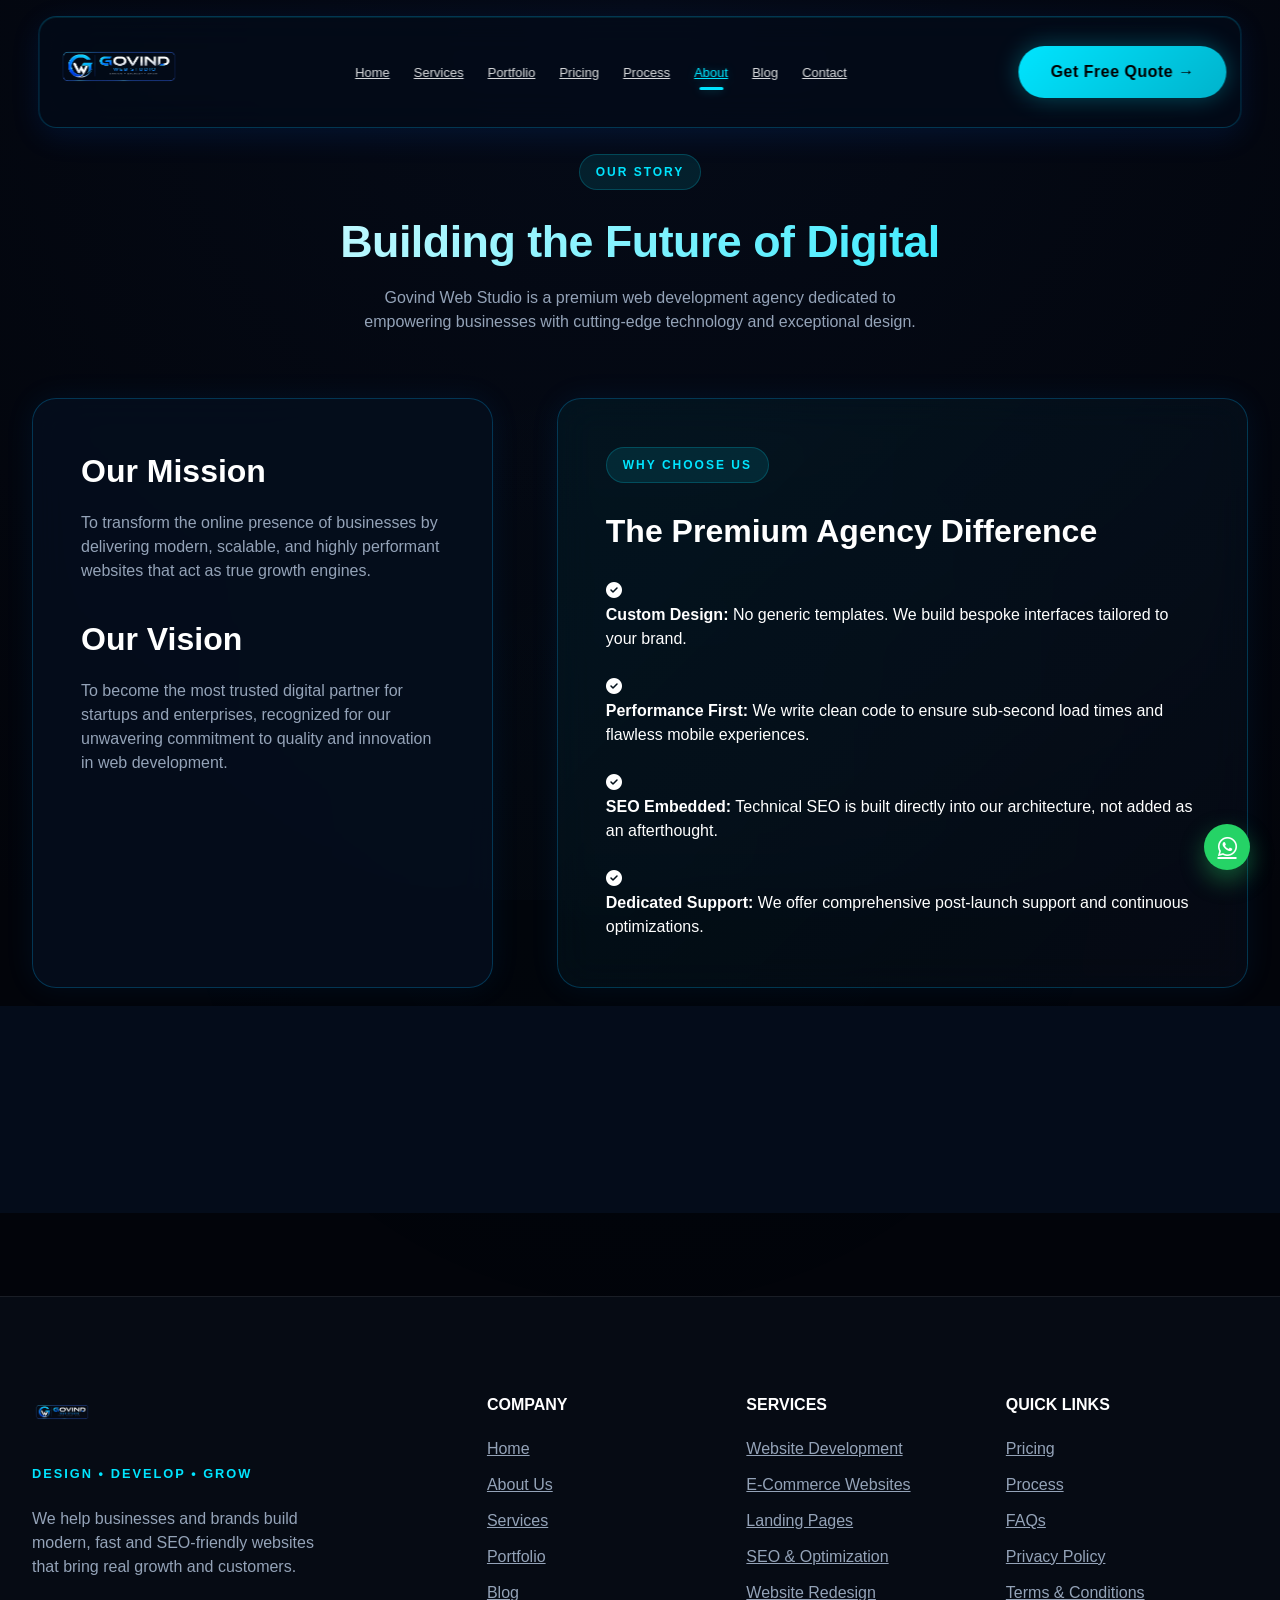
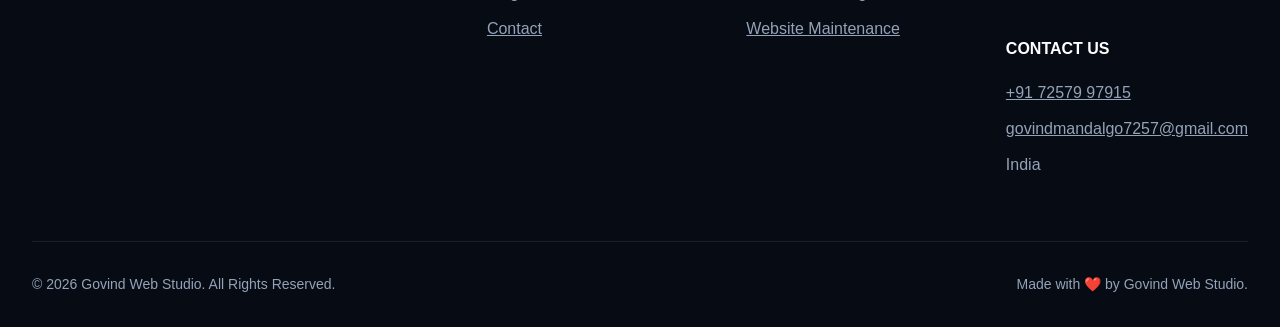
<file: about.html>
<!DOCTYPE html>
<html lang="en">
<head>
    <meta charset="UTF-8">
    <meta name="viewport" content="width=device-width, initial-scale=1.0">
    <title>About Us | Govind Web Studio</title>
    <meta name="description" content="Learn more about Govind Web Studio, our mission, vision, and the team dedicated to building powerful digital experiences.">
    <link rel="canonical" href="https://govind-portfolio-28hkrcau4-govinda2.vercel.app/about.html">
    <link rel="icon" href="logo.png" type="image/png">
    
    <link rel="stylesheet" href="css/style.css?v=3.10">
    <link rel="stylesheet" href="https://cdnjs.cloudflare.com/ajax/libs/font-awesome/6.4.0/css/all.min.css">

    <!-- Open Graph & Twitter Cards (SEO) -->
    <meta property="og:title" content="About Us | Govind Web Studio">
    <meta property="og:description" content="Learn more about Govind Web Studio, our mission, vision, and the team dedicated to building powerful digital experiences.">
    <meta property="og:type" content="website">
    <meta property="og:url" content="https://govind-portfolio-28hkrcau4-govinda2.vercel.app/about.html">
    <meta property="og:image" content="https://govind-portfolio-28hkrcau4-govinda2.vercel.app/images/laptop-preview.webp">
    
    <meta name="twitter:card" content="summary_large_image">
    <meta name="twitter:title" content="About Us | Govind Web Studio">
    <meta name="twitter:description" content="Learn more about Govind Web Studio, our mission, vision, and the team dedicated to building powerful digital experiences.">
    <meta name="twitter:image" content="https://govind-portfolio-28hkrcau4-govinda2.vercel.app/images/laptop-preview.webp">
    
</head>
<body>
    
    <!-- BACKGROUND EFFECTS -->
    <div class="bg-effects">
        <div class="energy-wave"></div>
        <div class="energy-wave"></div>
        <!-- JS particles will inject here -->
    </div>

    <!-- ==========================================
         NAVBAR
         ========================================== -->
    <nav class="navbar">
        <div class="container nav-container">
            <a href="index.html" class="brand-logo">
                <img src="logo.png" alt="Govind Web Studio Logo">
            </a>
            
            <ul class="nav-links">
                <li><a href="index.html">Home</a></li>
                <li><a href="services.html">Services</a></li>
                <li><a href="portfolio.html">Portfolio</a></li>
                <li><a href="pricing.html">Pricing</a></li>
                <li><a href="process.html">Process</a></li>
                <li><a href="about.html" class="active">About</a></li>
                <li><a href="blog.html">Blog</a></li>
                <li><a href="contact.html">Contact</a></li>
            </ul>

            <div class="nav-actions">
                <a href="https://wa.me/917257997915" target="_blank" class="whatsapp-btn" aria-label="Chat on WhatsApp"><i class="fa-brands fa-whatsapp"></i></a>
                <a href="contact.html" class="btn btn-primary">Get Free Quote &rarr;</a>
                <button class="mobile-toggle" aria-label="Toggle Menu"><i class="fa-solid fa-bars"></i></button>
            </div>
        </div>
    </nav>

        <div class="mobile-menu">
        <div class="pmm-bg-glow"></div>
        <div class="pmm-header">
            <a href="index.html" class="pmm-brand">
                <img src="logo.png" alt="Govind Web Studio Logo">
            </a>
            <div class="pmm-actions">
                <a href="https://wa.me/917257997915" target="_blank" aria-label="Chat on WhatsApp" class="pmm-wa"><i class="fa-brands fa-whatsapp"></i></a>
                <button class="pmm-close" aria-label="Close Menu"><i class="fa-solid fa-xmark"></i></button>
            </div>
        </div>
        <div class="pmm-links">
            <a href="index.html" class="pmm-link-item">
                <div class="pmm-icon-wrap"><i class="fa-solid fa-house"></i></div>
                <div class="pmm-text-wrap">
                    <span class="pmm-title">Home</span>
                    <span class="pmm-desc">Welcome to my digital space</span>
                </div>
                <i class="fa-solid fa-chevron-right pmm-arrow"></i>
            </a>
            <a href="services.html" class="pmm-link-item">
                <div class="pmm-icon-wrap"><i class="fa-solid fa-layer-group"></i></div>
                <div class="pmm-text-wrap">
                    <span class="pmm-title">Services</span>
                    <span class="pmm-desc">What I can do for you</span>
                </div>
                <i class="fa-solid fa-chevron-right pmm-arrow"></i>
            </a>
            <a href="portfolio.html" class="pmm-link-item">
                <div class="pmm-icon-wrap"><i class="fa-solid fa-briefcase"></i></div>
                <div class="pmm-text-wrap">
                    <span class="pmm-title">Portfolio</span>
                    <span class="pmm-desc">My recent work & projects</span>
                </div>
                <i class="fa-solid fa-chevron-right pmm-arrow"></i>
            </a>
            <a href="pricing.html" class="pmm-link-item">
                <div class="pmm-icon-wrap"><i class="fa-solid fa-tag"></i></div>
                <div class="pmm-text-wrap">
                    <span class="pmm-title">Pricing</span>
                    <span class="pmm-desc">Simple, transparent pricing</span>
                </div>
                <i class="fa-solid fa-chevron-right pmm-arrow"></i>
            </a>
            <a href="process.html" class="pmm-link-item">
                <div class="pmm-icon-wrap"><i class="fa-solid fa-diagram-project"></i></div>
                <div class="pmm-text-wrap">
                    <span class="pmm-title">Process</span>
                    <span class="pmm-desc">My 6-step workflow</span>
                </div>
                <i class="fa-solid fa-chevron-right pmm-arrow"></i>
            </a>
            <a href="about.html" class="pmm-link-item active">
                <div class="pmm-icon-wrap"><i class="fa-solid fa-users"></i></div>
                <div class="pmm-text-wrap">
                    <span class="pmm-title">About</span>
                    <span class="pmm-desc">Know more about me</span>
                </div>
                <i class="fa-solid fa-chevron-right pmm-arrow"></i>
            </a>
        </div>
        <a href="contact.html" class="btn btn-primary pmm-cta">Get Free Quote &rarr;</a>
    </div>

    <!-- ==========================================
         PAGE HEADER
         ========================================== -->
    <header class="page-header">
        <div class="container">
            <span class="section-label">OUR STORY</span>
            <h1 class="text-gradient">Building the Future of Digital</h1>
            <p>Govind Web Studio is a premium web development agency dedicated to empowering businesses with cutting-edge technology and exceptional design.</p>
        </div>
    </header>

    <!-- ==========================================
         ABOUT CONTENT
         ========================================== -->
    <section class="about-content-section" style="padding-bottom: 8rem;">
        <div class="container">
            
            <div class="two-col-layout" style="margin-bottom: 4rem;">
                <div class="glass-card" style="padding: 3rem;">
                    <h2 style="font-size: 2rem; margin-bottom: 1rem;">Our Mission</h2>
                    <p style="color: var(--text-secondary); margin-bottom: 2rem;">To transform the online presence of businesses by delivering modern, scalable, and highly performant websites that act as true growth engines.</p>
                    
                    <h2 style="font-size: 2rem; margin-bottom: 1rem;">Our Vision</h2>
                    <p style="color: var(--text-secondary);">To become the most trusted digital partner for startups and enterprises, recognized for our unwavering commitment to quality and innovation in web development.</p>
                </div>
                
                <div class="glass-card" style="padding: 3rem; background: linear-gradient(135deg, rgba(0,229,255,0.05) 0%, var(--bg-card) 100%);">
                    <span class="section-label">WHY CHOOSE US</span>
                    <h2 style="font-size: 2rem; margin-bottom: 1.5rem;">The Premium Agency Difference</h2>
                    <ul class="about-features-list" style="display: flex; flex-direction: column; gap: 1.5rem; list-style: none; padding: 0;">
                        <li class="about-feature-item">
                            <i class="fa-solid fa-circle-check feature-icon"></i>
                            <div class="feature-text">
                                <strong class="feature-title">Custom Design:</strong>
                                <span class="feature-desc">No generic templates. We build bespoke interfaces tailored to your brand.</span>
                            </div>
                        </li>
                        <li class="about-feature-item">
                            <i class="fa-solid fa-circle-check feature-icon"></i>
                            <div class="feature-text">
                                <strong class="feature-title">Performance First:</strong>
                                <span class="feature-desc">We write clean code to ensure sub-second load times and flawless mobile experiences.</span>
                            </div>
                        </li>
                        <li class="about-feature-item">
                            <i class="fa-solid fa-circle-check feature-icon"></i>
                            <div class="feature-text">
                                <strong class="feature-title">SEO Embedded:</strong>
                                <span class="feature-desc">Technical SEO is built directly into our architecture, not added as an afterthought.</span>
                            </div>
                        </li>
                        <li class="about-feature-item">
                            <i class="fa-solid fa-circle-check feature-icon"></i>
                            <div class="feature-text">
                                <strong class="feature-title">Dedicated Support:</strong>
                                <span class="feature-desc">We offer comprehensive post-launch support and continuous optimizations.</span>
                            </div>
                        </li>
                    </ul>
                </div>
            </div>

            <div class="glass-card about-cta-card">
                <h2 class="about-cta-title">Let's build something extraordinary together.</h2>
                <p class="about-cta-desc">We are currently taking on new projects. Reach out to discuss how we can help elevate your digital presence.</p>
                <div class="about-cta-buttons">
                    <a href="portfolio.html" class="btn btn-outline">View Our Work</a>
                    <a href="contact.html" class="btn btn-primary">Get in Touch &rarr;</a>
                </div>
            </div>

        </div>
    </section>

    <!-- ==========================================
         FOOTER
         ========================================== -->
    <footer class="footer">
        <div class="container">
            <div class="footer-grid">
                
                <!-- Col 1 -->
                <div class="footer-brand">
                    <a href="index.html">
                        <img src="logo.png" alt="Govind Web Studio Logo">
                    </a>
                    <p style="margin-top: 0; color: var(--primary); font-size: 0.8rem; font-weight: 600; letter-spacing: 2px;">DESIGN • DEVELOP • GROW</p>
                    <p style="margin-top: 1.5rem;">We help businesses and brands build modern, fast and SEO-friendly websites that bring real growth and customers.</p>
                </div>

                <!-- Col 2 -->
                <div>
                    <h4 class="footer-title">COMPANY</h4>
                    <div class="footer-links">
                        <a href="index.html">Home</a>
                        <a href="about.html">About Us</a>
                        <a href="services.html">Services</a>
                        <a href="portfolio.html">Portfolio</a>
                        <a href="blog.html">Blog</a>
                        <a href="contact.html">Contact</a>
                    </div>
                </div>

                <!-- Col 3 -->
                <div>
                    <h4 class="footer-title">SERVICES</h4>
                    <div class="footer-links">
                        <a href="services.html">Website Development</a>
                        <a href="services.html">E-Commerce Websites</a>
                        <a href="services.html">Landing Pages</a>
                        <a href="services.html">SEO & Optimization</a>
                        <a href="services.html">Website Redesign</a>
                        <a href="services.html">Website Maintenance</a>
                    </div>
                </div>

                <!-- Col 4 -->
                <div>
                    <h4 class="footer-title">QUICK LINKS</h4>
                    <div class="footer-links" style="margin-bottom: 2rem;">
                        <a href="pricing.html">Pricing</a>
                        <a href="process.html">Process</a>
                        <a href="#">FAQs</a>
                        <a href="#">Privacy Policy</a>
                        <a href="#">Terms & Conditions</a>
                    </div>
                    
                    <h4 class="footer-title">CONTACT US</h4>
                    <div class="footer-links">
                        <a href="tel:+917257997915">+91 72579 97915</a>
                        <a href="mailto:govindmandalgo7257@gmail.com">govindmandalgo7257@gmail.com</a>
                        <p style="color: var(--text-secondary); margin: 0;">India</p>
                    </div>
                </div>

            </div>
            
            <div class="footer-bottom">
                <div>&copy; 2026 Govind Web Studio. All Rights Reserved.</div>
                <div>Made with ❤️ by Govind Web Studio.</div>
            </div>
        </div>
    </footer>

    <!-- Floating WhatsApp -->
    <a href="https://wa.me/917257997915" target="_blank" class="whatsapp-float" aria-label="Chat on WhatsApp">
        <i class="fa-brands fa-whatsapp"></i>
    </a>

    <!-- Scripts -->
    <script src="js/script.js"></script>
</body>
</html>
</file>
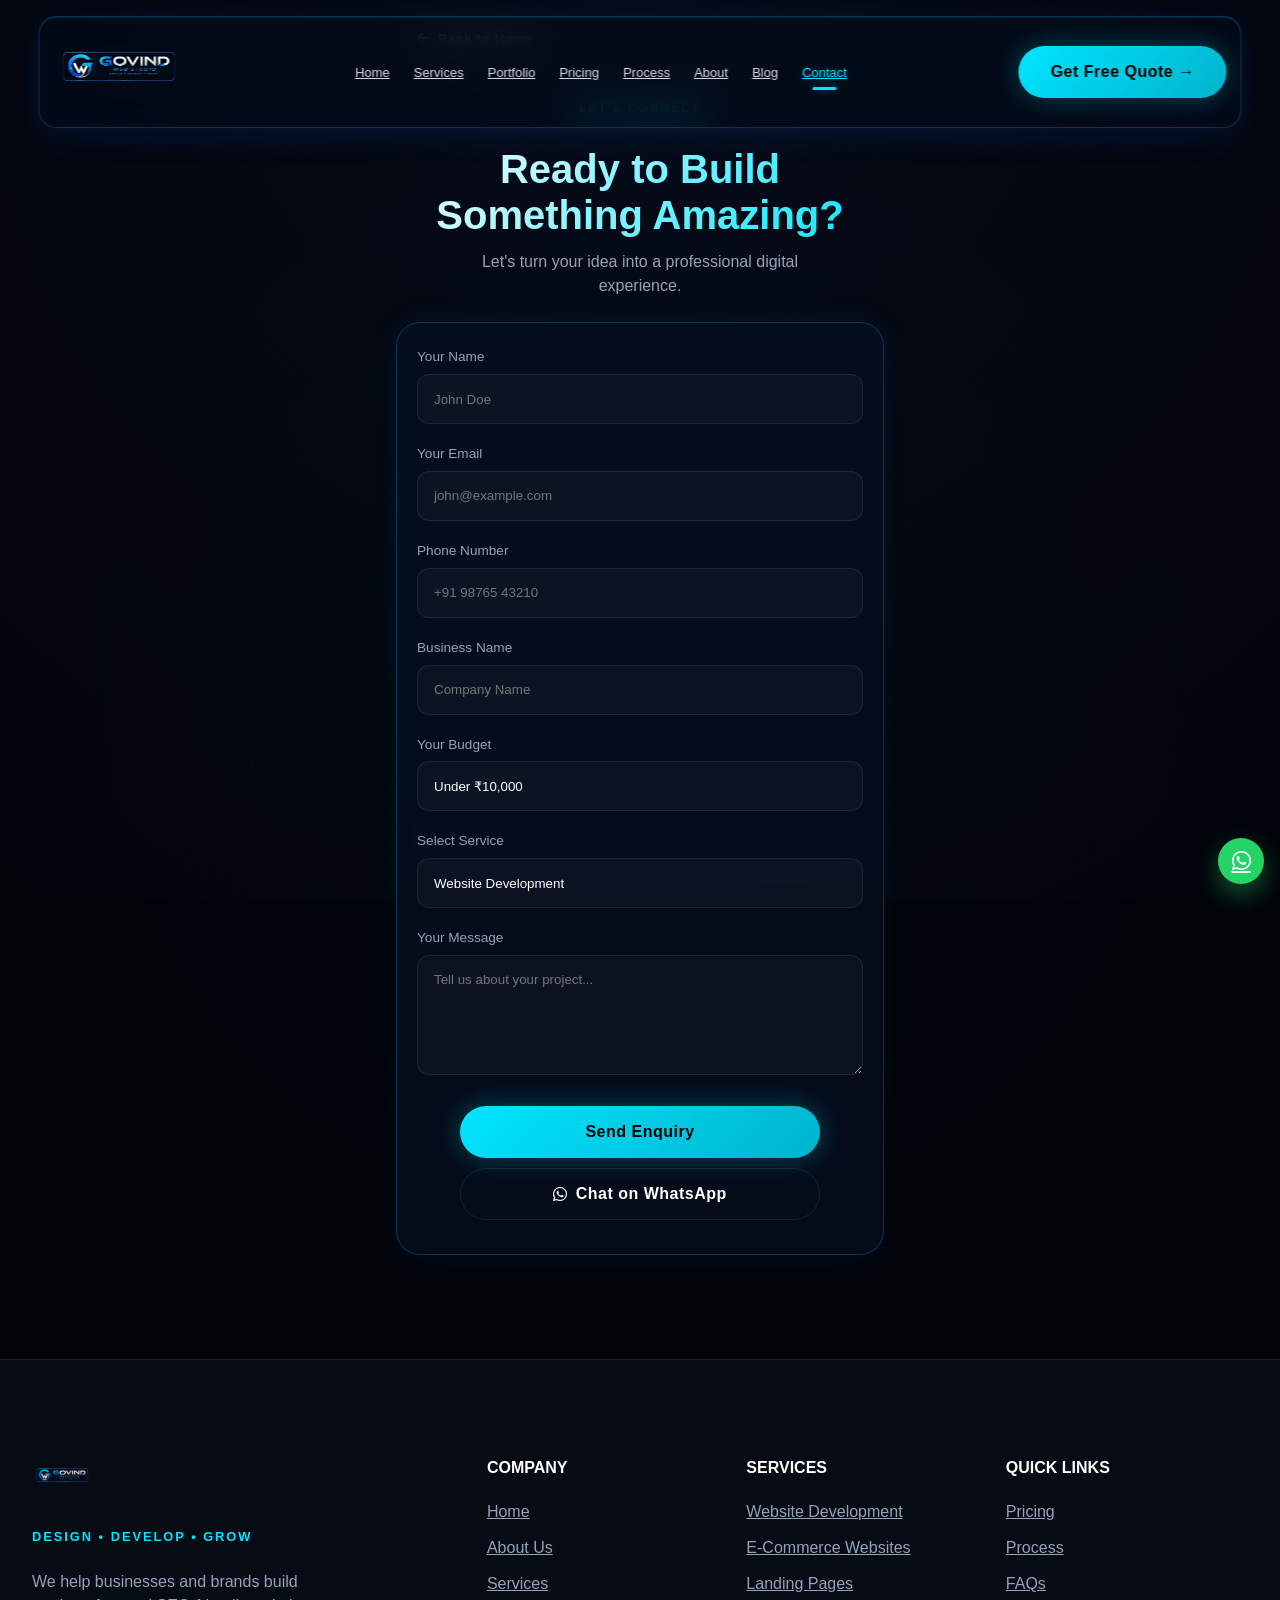
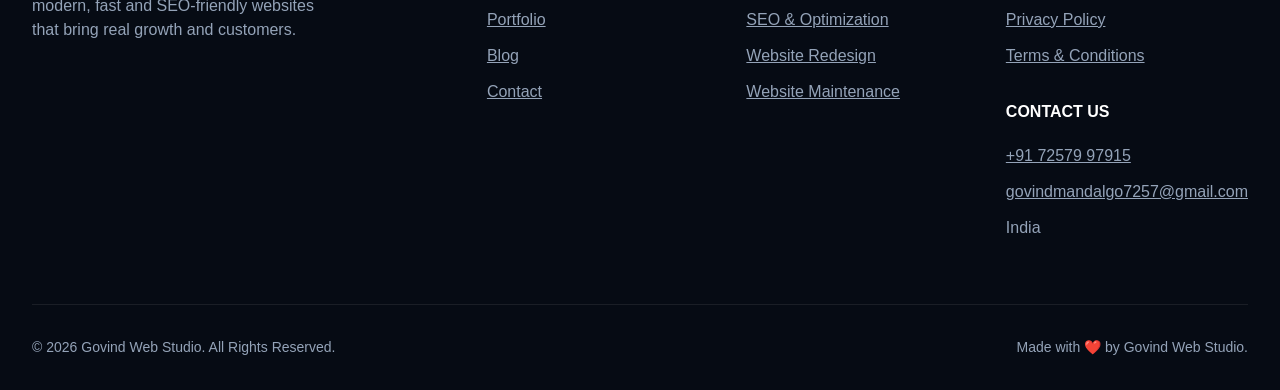
<file: contact.html>
<!DOCTYPE html>
<html lang="en">
<head>
    <meta charset="UTF-8">
    <meta name="viewport" content="width=device-width, initial-scale=1.0">
    <title>Contact Us | Govind Web Studio</title>
    <meta name="description" content="Get in touch with Govind Web Studio for premium website design, development, and SEO services.">
    <link rel="canonical" href="https://govind-portfolio-28hkrcau4-govinda2.vercel.app/contact.html">
    <link rel="icon" href="logo.png" type="image/png">
    
    <link rel="stylesheet" href="css/style.css?v=3.10">
    <link rel="stylesheet" href="https://cdnjs.cloudflare.com/ajax/libs/font-awesome/6.4.0/css/all.min.css">
    
    <style>
        /* Mobile Specific Compacting for Contact Page (max-width: 580px) */
        @media (max-width: 580px) {
            .contact-page-wrapper .container { padding: 16px 16px 24px !important; }
            .contact-header { margin-bottom: 1.25rem !important; }
            .contact-header .section-label { margin-bottom: 10px !important; }
            .contact-header h1 { font-size: 28px !important; line-height: 1.15 !important; }
            .contact-header p { margin: 8px auto 16px !important; }
            
            .contact-panel#contact-form { padding: 16px 14px !important; }
            .contact-panel#contact-form .form-group { margin-bottom: 0.85rem !important; }
            .contact-panel#contact-form .form-group label { margin-bottom: 4px !important; }
            .contact-panel#contact-form .form-control { height: 46px !important; }
            .contact-panel#contact-form textarea.form-control { height: 90px !important; }
            
            .contact-panel#contact-form button[type="submit"] { height: 48px !important; margin: 4px auto 0 !important; }
            .contact-panel#contact-form a.btn-outline { height: 48px !important; margin: 8px auto 0 !important; }
        }
    </style>

    <!-- Open Graph & Twitter Cards (SEO) -->
    <meta property="og:title" content="Contact Us | Govind Web Studio">
    <meta property="og:description" content="Get in touch with Govind Web Studio for premium website design, development, and SEO services.">
    <meta property="og:type" content="website">
    <meta property="og:url" content="https://govind-portfolio-28hkrcau4-govinda2.vercel.app/contact.html">
    <meta property="og:image" content="https://govind-portfolio-28hkrcau4-govinda2.vercel.app/images/laptop-preview.webp">
    
    <meta name="twitter:card" content="summary_large_image">
    <meta name="twitter:title" content="Contact Us | Govind Web Studio">
    <meta name="twitter:description" content="Get in touch with Govind Web Studio for premium website design, development, and SEO services.">
    <meta name="twitter:image" content="https://govind-portfolio-28hkrcau4-govinda2.vercel.app/images/laptop-preview.webp">
    
</head>
<body>
    
    <!-- BACKGROUND EFFECTS -->
    <div class="bg-effects">
        <div class="energy-wave"></div>
        <div class="energy-wave"></div>
        <!-- JS particles will inject here -->
    </div>

    <!-- ==========================================
         NAVBAR
         ========================================== -->
    <nav class="navbar">
        <div class="container nav-container">
            <a href="index.html" class="brand-logo">
                <img src="logo.png" alt="Govind Web Studio Logo">
            </a>
            
            <ul class="nav-links">
                <li><a href="index.html">Home</a></li>
                <li><a href="services.html">Services</a></li>
                <li><a href="portfolio.html">Portfolio</a></li>
                <li><a href="pricing.html">Pricing</a></li>
                <li><a href="process.html">Process</a></li>
                <li><a href="about.html">About</a></li>
                <li><a href="blog.html">Blog</a></li>
                <li><a href="contact.html" class="active">Contact</a></li>
            </ul>

            <div class="nav-actions">
                <a href="https://wa.me/917257997915" target="_blank" class="whatsapp-btn" aria-label="Chat on WhatsApp"><i class="fa-brands fa-whatsapp"></i></a>
                <a href="contact.html" class="btn btn-primary">Get Free Quote &rarr;</a>
                <button class="mobile-toggle" aria-label="Toggle Menu"><i class="fa-solid fa-bars"></i></button>
            </div>
        </div>
    </nav>

        <div class="mobile-menu">
        <div class="pmm-bg-glow"></div>
        <div class="pmm-header">
            <a href="index.html" class="pmm-brand">
                <img src="logo.png" alt="Govind Web Studio Logo">
            </a>
            <div class="pmm-actions">
                <a href="https://wa.me/917257997915" target="_blank" aria-label="Chat on WhatsApp" class="pmm-wa"><i class="fa-brands fa-whatsapp"></i></a>
                <button class="pmm-close" aria-label="Close Menu"><i class="fa-solid fa-xmark"></i></button>
            </div>
        </div>
        <div class="pmm-links">
            <a href="index.html" class="pmm-link-item">
                <div class="pmm-icon-wrap"><i class="fa-solid fa-house"></i></div>
                <div class="pmm-text-wrap">
                    <span class="pmm-title">Home</span>
                    <span class="pmm-desc">Welcome to my digital space</span>
                </div>
                <i class="fa-solid fa-chevron-right pmm-arrow"></i>
            </a>
            <a href="services.html" class="pmm-link-item">
                <div class="pmm-icon-wrap"><i class="fa-solid fa-layer-group"></i></div>
                <div class="pmm-text-wrap">
                    <span class="pmm-title">Services</span>
                    <span class="pmm-desc">What I can do for you</span>
                </div>
                <i class="fa-solid fa-chevron-right pmm-arrow"></i>
            </a>
            <a href="portfolio.html" class="pmm-link-item">
                <div class="pmm-icon-wrap"><i class="fa-solid fa-briefcase"></i></div>
                <div class="pmm-text-wrap">
                    <span class="pmm-title">Portfolio</span>
                    <span class="pmm-desc">My recent work & projects</span>
                </div>
                <i class="fa-solid fa-chevron-right pmm-arrow"></i>
            </a>
            <a href="pricing.html" class="pmm-link-item">
                <div class="pmm-icon-wrap"><i class="fa-solid fa-tag"></i></div>
                <div class="pmm-text-wrap">
                    <span class="pmm-title">Pricing</span>
                    <span class="pmm-desc">Simple, transparent pricing</span>
                </div>
                <i class="fa-solid fa-chevron-right pmm-arrow"></i>
            </a>
            <a href="process.html" class="pmm-link-item">
                <div class="pmm-icon-wrap"><i class="fa-solid fa-diagram-project"></i></div>
                <div class="pmm-text-wrap">
                    <span class="pmm-title">Process</span>
                    <span class="pmm-desc">My 6-step workflow</span>
                </div>
                <i class="fa-solid fa-chevron-right pmm-arrow"></i>
            </a>
            <a href="about.html" class="pmm-link-item">
                <div class="pmm-icon-wrap"><i class="fa-solid fa-users"></i></div>
                <div class="pmm-text-wrap">
                    <span class="pmm-title">About</span>
                    <span class="pmm-desc">Know more about me</span>
                </div>
                <i class="fa-solid fa-chevron-right pmm-arrow"></i>
            </a>
        </div>
        <a href="contact.html" class="btn btn-primary pmm-cta">Get Free Quote &rarr;</a>
    </div>

    <!-- ==========================================
         CONTACT PAGE CONTENT
         ========================================== -->
    <section class="contact-page-wrapper" style="min-height: 80vh; display: flex; flex-direction: column; justify-content: center; padding-bottom: 4rem;">
        <div class="container" style="width: 100%; max-width: 520px; margin: 0 auto; padding: 20px 16px 40px; box-sizing: border-box; overflow-x: hidden;">
            
            <a href="index.html" class="btn btn-outline" style="display: inline-flex; align-items: center; gap: 0.5rem; padding: 0.5rem 1.25rem; border-radius: 50px; font-size: 0.85rem; margin-bottom: 2rem;"><i class="fa-solid fa-arrow-left"></i> Back to Home</a>

            <div class="contact-header" style="text-align: center;">
                <span class="section-label" style="display: inline-block; margin-bottom: 20px; text-align: center;">LET'S CONNECT</span>
                <h1 class="text-gradient" style="font-size: clamp(28px, 8vw, 40px); line-height: 1.15; font-weight: 800; max-width: 100%; text-align: center; word-break: normal; overflow-wrap: normal; margin: 0 auto;">Ready to Build Something Amazing?</h1>
                <p style="color: var(--text-secondary); font-size: 16px; line-height: 1.5; max-width: 360px; margin: 12px auto 24px; text-align: center;">Let's turn your idea into a professional digital experience.</p>
            </div>

            <!-- Form Card -->
            <div class="glass-card contact-panel" id="contact-form" style="width: 100%; max-width: 100%; box-sizing: border-box; padding: 24px 20px; border-radius: 24px; position: relative; z-index: 5;">
                <form id="enquiry-form">
                    <div class="form-group" style="width: 100%; margin-bottom: 1.25rem;">
                        <label style="font-size: 0.85rem; margin-bottom: 0.4rem; display: block; color: var(--text-secondary);">Your Name</label>
                        <input id="contact-name" type="text" class="form-control" required placeholder="John Doe" style="width: 100%; box-sizing: border-box; height: 50px; padding: 0 1rem; border-radius: 12px; background: rgba(255,255,255,0.03); border: 1px solid var(--border-subtle); color: #fff;">
                    </div>
                    
                    <div class="form-group" style="width: 100%; margin-bottom: 1.25rem;">
                        <label style="font-size: 0.85rem; margin-bottom: 0.4rem; display: block; color: var(--text-secondary);">Your Email</label>
                        <input id="contact-email" type="email" class="form-control" required placeholder="john@example.com" style="width: 100%; box-sizing: border-box; height: 50px; padding: 0 1rem; border-radius: 12px; background: rgba(255,255,255,0.03); border: 1px solid var(--border-subtle); color: #fff;">
                    </div>
                    
                    <div class="form-group" style="width: 100%; margin-bottom: 1.25rem;">
                        <label style="font-size: 0.85rem; margin-bottom: 0.4rem; display: block; color: var(--text-secondary);">Phone Number</label>
                        <input id="contact-phone" type="tel" class="form-control" required placeholder="+91 98765 43210" style="width: 100%; box-sizing: border-box; height: 50px; padding: 0 1rem; border-radius: 12px; background: rgba(255,255,255,0.03); border: 1px solid var(--border-subtle); color: #fff;">
                    </div>
                    
                    <div class="form-group" style="width: 100%; margin-bottom: 1.25rem;">
                        <label style="font-size: 0.85rem; margin-bottom: 0.4rem; display: block; color: var(--text-secondary);">Business Name</label>
                        <input id="contact-business" type="text" class="form-control" required placeholder="Company Name" style="width: 100%; box-sizing: border-box; height: 50px; padding: 0 1rem; border-radius: 12px; background: rgba(255,255,255,0.03); border: 1px solid var(--border-subtle); color: #fff;">
                    </div>
                    
                    <div class="form-group" style="width: 100%; margin-bottom: 1.25rem;">
                        <label style="font-size: 0.85rem; margin-bottom: 0.4rem; display: block; color: var(--text-secondary);">Your Budget</label>
                        <select id="contact-budget" class="form-control" style="width: 100%; box-sizing: border-box; height: 50px; padding: 0 1rem; border-radius: 12px; background: rgba(255,255,255,0.03); border: 1px solid var(--border-subtle); color: #fff; appearance: none;">
                            <option style="color: #000;">Under ₹10,000</option>
                            <option style="color: #000;">₹10,000 - ₹20,000</option>
                            <option style="color: #000;">₹20,000 - ₹50,000</option>
                            <option style="color: #000;">₹50,000+</option>
                        </select>
                    </div>
                    
                    <div class="form-group" style="width: 100%; margin-bottom: 1.25rem;">
                        <label style="font-size: 0.85rem; margin-bottom: 0.4rem; display: block; color: var(--text-secondary);">Select Service</label>
                        <select id="contact-service" class="form-control" style="width: 100%; box-sizing: border-box; height: 50px; padding: 0 1rem; border-radius: 12px; background: rgba(255,255,255,0.03); border: 1px solid var(--border-subtle); color: #fff; appearance: none;">
                            <option style="color: #000;">Website Development</option>
                            <option style="color: #000;">E-Commerce Website</option>
                            <option style="color: #000;">Landing Page</option>
                            <option style="color: #000;">SEO & Optimization</option>
                            <option style="color: #000;">Website Redesign</option>
                        </select>
                    </div>
                    
                    <div class="form-group" style="width: 100%; margin-bottom: 1.5rem;">
                        <label style="font-size: 0.85rem; margin-bottom: 0.4rem; display: block; color: var(--text-secondary);">Your Message</label>
                        <textarea id="contact-message" class="form-control" required placeholder="Tell us about your project..." style="width: 100%; box-sizing: border-box; height: 120px; padding: 1rem; border-radius: 12px; resize: vertical; background: rgba(255,255,255,0.03); border: 1px solid var(--border-subtle); color: #fff; font-family: inherit;"></textarea>
                    </div>
                    
                    
                    <div id="form-message" style="display: none; text-align: center; margin-bottom: 1rem; font-size: 0.9rem; padding: 10px; border-radius: 8px;"></div>
                    <button id="submit-btn" type="submit" class="btn btn-primary" style="width: 100%; max-width: 360px; height: 52px; margin: 10px auto; display: flex; justify-content: center; align-items: center; box-sizing: border-box; font-size: 1rem; font-weight: 600;">Send Enquiry</button>
                    <a href="https://wa.me/917257997915" target="_blank" onclick="window.open('https://wa.me/917257997915', '_blank'); return false;" class="btn btn-outline" style="width: 100%; max-width: 360px; height: 52px; margin: 10px auto; display: flex; justify-content: center; align-items: center; box-sizing: border-box; font-size: 1rem; position: relative; z-index: 50; cursor: pointer; pointer-events: auto;"><i class="fa-brands fa-whatsapp" style="margin-right: 8px; pointer-events: none;"></i> Chat on WhatsApp</a>
                </form>
            </div>
        </div>
    </section>

    <!-- ==========================================
         FOOTER
         ========================================== -->
    <footer class="footer">
        <div class="container">
            <div class="footer-grid">
                
                <!-- Col 1 -->
                <div class="footer-brand">
                    <a href="index.html">
                        <img src="logo.png" alt="Govind Web Studio Logo">
                    </a>
                    <p style="margin-top: 0; color: var(--primary); font-size: 0.8rem; font-weight: 600; letter-spacing: 2px;">DESIGN • DEVELOP • GROW</p>
                    <p style="margin-top: 1.5rem;">We help businesses and brands build modern, fast and SEO-friendly websites that bring real growth and customers.</p>
                </div>

                <!-- Col 2 -->
                <div>
                    <h4 class="footer-title">COMPANY</h4>
                    <div class="footer-links">
                        <a href="index.html">Home</a>
                        <a href="about.html">About Us</a>
                        <a href="services.html">Services</a>
                        <a href="portfolio.html">Portfolio</a>
                        <a href="blog.html">Blog</a>
                        <a href="contact.html">Contact</a>
                    </div>
                </div>

                <!-- Col 3 -->
                <div>
                    <h4 class="footer-title">SERVICES</h4>
                    <div class="footer-links">
                        <a href="services.html">Website Development</a>
                        <a href="services.html">E-Commerce Websites</a>
                        <a href="services.html">Landing Pages</a>
                        <a href="services.html">SEO & Optimization</a>
                        <a href="services.html">Website Redesign</a>
                        <a href="services.html">Website Maintenance</a>
                    </div>
                </div>

                <!-- Col 4 -->
                <div>
                    <h4 class="footer-title">QUICK LINKS</h4>
                    <div class="footer-links" style="margin-bottom: 2rem;">
                        <a href="pricing.html">Pricing</a>
                        <a href="process.html">Process</a>
                        <a href="#">FAQs</a>
                        <a href="#">Privacy Policy</a>
                        <a href="#">Terms & Conditions</a>
                    </div>
                    
                    <h4 class="footer-title">CONTACT US</h4>
                    <div class="footer-links">
                        <a href="tel:+917257997915">+91 72579 97915</a>
                        <a href="mailto:govindmandalgo7257@gmail.com">govindmandalgo7257@gmail.com</a>
                        <p style="color: var(--text-secondary); margin: 0;">India</p>
                    </div>
                </div>

            </div>
            
            <div class="footer-bottom">
                <div>&copy; 2026 Govind Web Studio. All Rights Reserved.</div>
                <div>Made with ❤️ by Govind Web Studio.</div>
            </div>
        </div>
    </footer>

    <!-- Floating WhatsApp -->
    <a href="https://wa.me/917257997915" target="_blank" class="whatsapp-float" aria-label="Chat on WhatsApp" onclick="window.open('https://wa.me/917257997915', '_blank'); return false;" style="position: fixed; right: 16px; bottom: 16px; z-index: 9999; cursor: pointer; pointer-events: auto;">
        <i class="fa-brands fa-whatsapp" style="pointer-events: none;"></i>
    </a>

    <!-- Scripts -->
    <script src="js/script.js"></script>

<script>
// =========================================================================
// SUPABASE CONFIGURATION
// Replace these with your actual Supabase project URL and anon public key.
// Do NOT use your secret service_role key here.
// =========================================================================
const SUPABASE_URL = 'https://anepvcwvorunkvtgegjn.supabase.co';
const SUPABASE_ANON_KEY = 'sb_publishable_ysxJRzjUp9pPHho_v8jQBQ_H8TsMvQg';

document.addEventListener("DOMContentLoaded", function() {
    const form = document.getElementById('enquiry-form');
    if(form) {
        form.addEventListener('submit', async function(e) {
            e.preventDefault();
            
            const btn = document.getElementById('submit-btn');
            const msgDiv = document.getElementById('form-message');
            
            // Prevent duplicate submissions
            if (btn.disabled) return;
            
            const name = document.getElementById('contact-name').value.trim();
            const email = document.getElementById('contact-email').value.trim();
            const phone = document.getElementById('contact-phone').value.trim();
            const business = document.getElementById('contact-business').value.trim();
            const budget = document.getElementById('contact-budget').value;
            const service = document.getElementById('contact-service').value;
            const message = document.getElementById('contact-message').value.trim();
            
            // Basic Validation
            if (!name || !email || !phone || !business || !message) {
                msgDiv.style.display = 'block';
                msgDiv.style.backgroundColor = 'rgba(255, 0, 0, 0.1)';
                msgDiv.style.color = '#ff6b6b';
                msgDiv.style.border = '1px solid #ff6b6b';
                msgDiv.innerText = 'Please fill out all required fields.';
                return;
            }
            
            // Disable button
            btn.disabled = true;
            btn.innerText = 'Sending...';

            // [NEW] Supabase Database Save
            try {
                const response = await fetch(`${SUPABASE_URL}/rest/v1/contact_submissions`, {
                    method: 'POST',
                    headers: {
                        'Content-Type': 'application/json',
                        'apikey': SUPABASE_ANON_KEY,
                        'Prefer': 'return=minimal'
                    },
                    body: JSON.stringify({ name, email, phone, business, budget, service, message })
                });

                if (!response.ok) {
                    throw new Error('Database response was not ok');
                }

                // Trigger Email Notification via Supabase Edge Function
                // Fire and forget so it doesn't block the UI or fail the form submission
                fetch(`${SUPABASE_URL}/functions/v1/contact-notification`, {
                    method: 'POST',
                    headers: {
                        'Content-Type': 'application/json'
                    },
                    body: JSON.stringify({ name, email, phone, business, budget, service, message })
                }).catch(err => console.error("Edge function email notification failed:", err));

                // Show Success Message
                msgDiv.style.display = 'block';
                msgDiv.style.backgroundColor = 'rgba(39, 201, 63, 0.1)';
                msgDiv.style.color = '#27c93f';
                msgDiv.style.border = '1px solid #27c93f';
                msgDiv.innerText = 'Thank you! Your enquiry has been successfully sent.';
                
            } catch (error) {
                console.error("Database save failed:", error);
                
                // Show Error Message
                msgDiv.style.display = 'block';
                msgDiv.style.backgroundColor = 'rgba(255, 0, 0, 0.1)';
                msgDiv.style.color = '#ff6b6b';
                msgDiv.style.border = '1px solid #ff6b6b';
                msgDiv.innerText = 'Failed to send enquiry. Please try again.';
            }
            
            // Reset form and button after 3 seconds
            setTimeout(() => {
                btn.disabled = false;
                btn.innerText = 'Send Enquiry';
                form.reset();
            }, 3000);
        });
    }
});
</script>
</body>
</html>
</file>
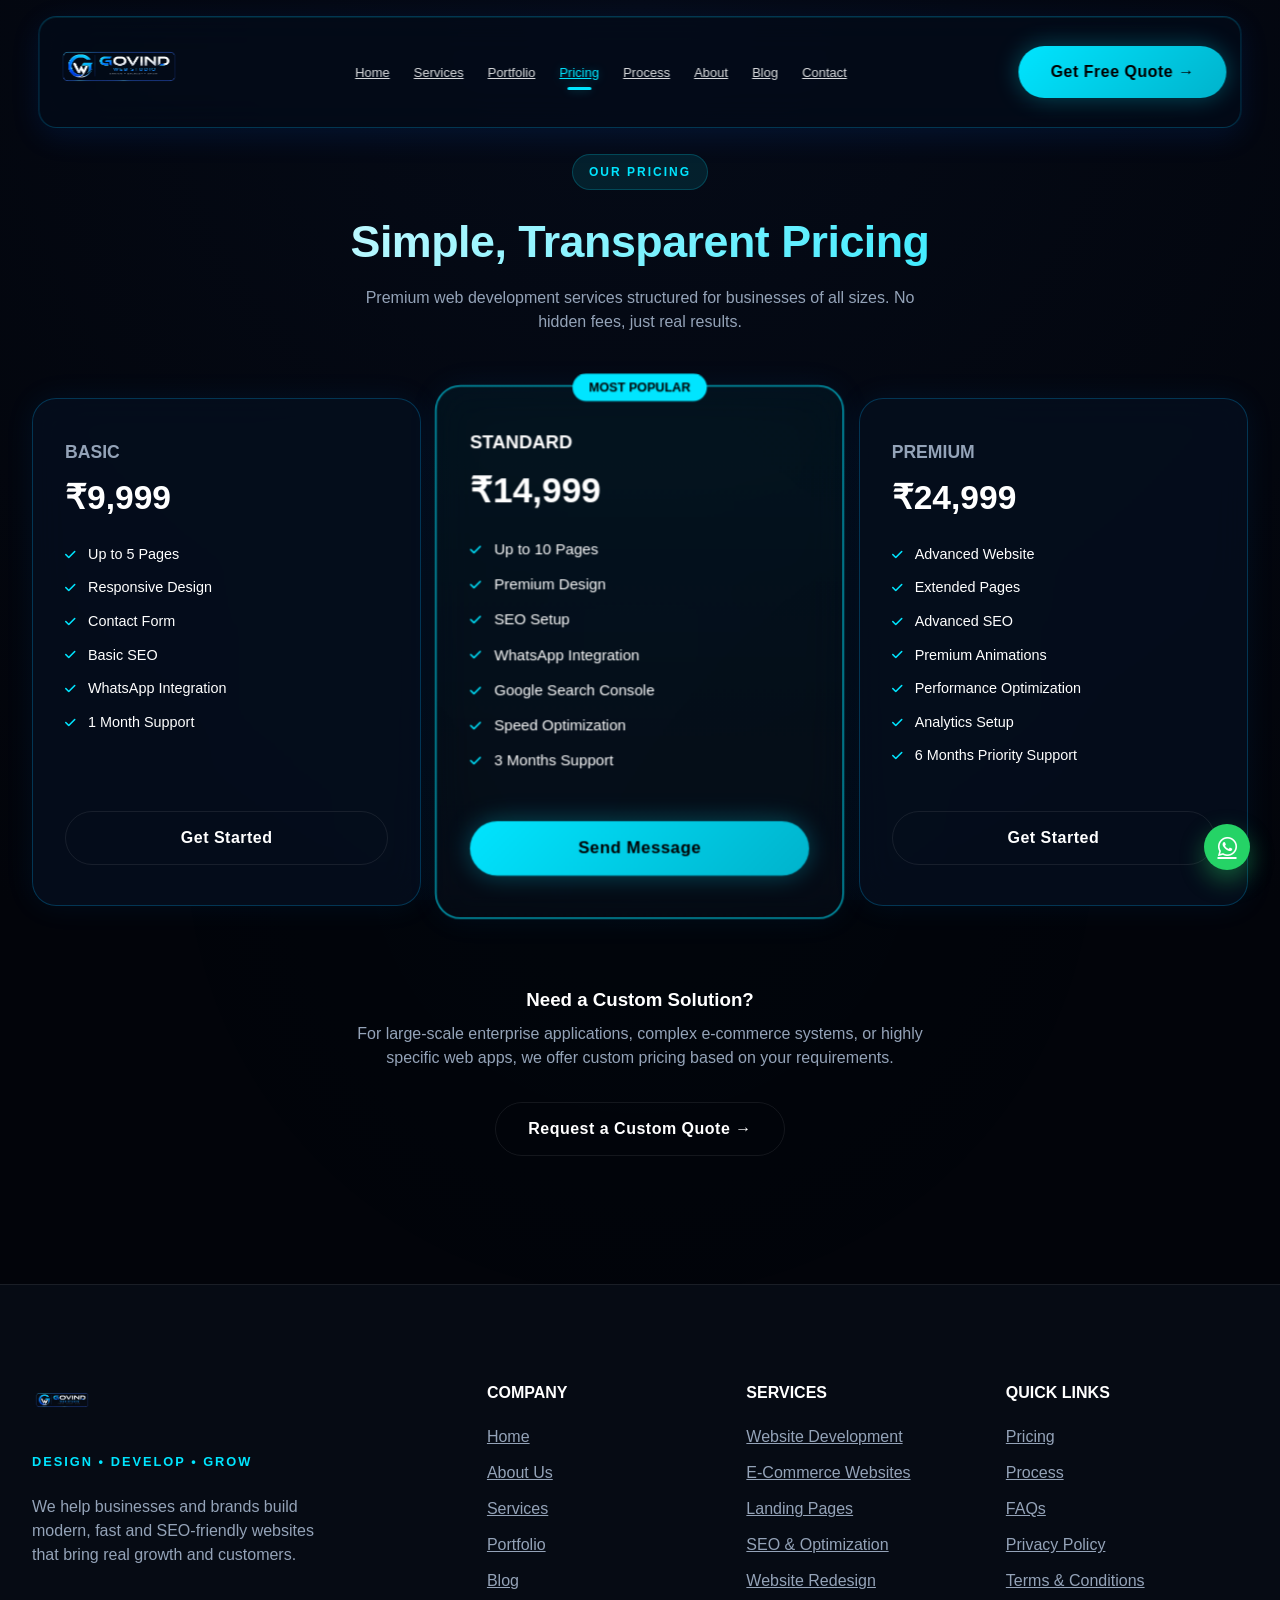
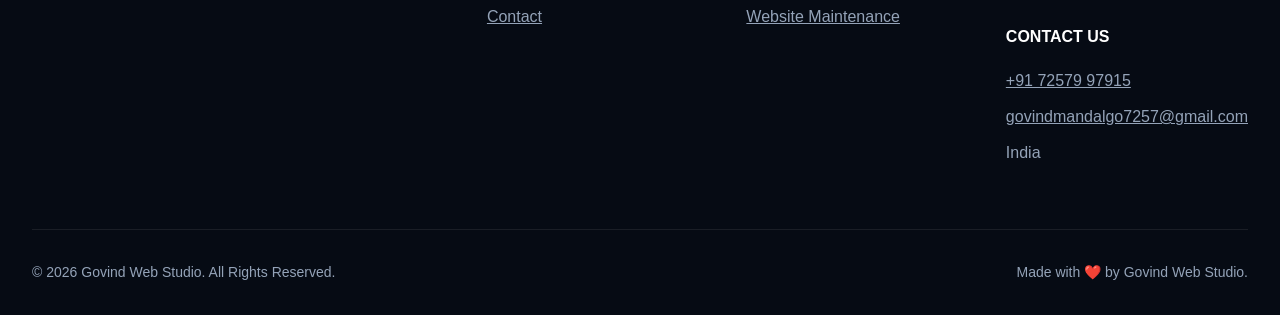
<file: pricing.html>
<!DOCTYPE html>
<html lang="en">
<head>
    <meta charset="UTF-8">
    <meta name="viewport" content="width=device-width, initial-scale=1.0">
    <title>Pricing | Govind Web Studio</title>
    <meta name="description" content="Simple, transparent pricing for premium website design and development services. Choose a plan that fits your business needs.">
    <link rel="canonical" href="https://govind-portfolio-28hkrcau4-govinda2.vercel.app/pricing.html">
    <link rel="icon" href="logo.png" type="image/png">
    
    <link rel="stylesheet" href="css/style.css?v=3.10">
    <link rel="stylesheet" href="https://cdnjs.cloudflare.com/ajax/libs/font-awesome/6.4.0/css/all.min.css">

    <!-- Open Graph & Twitter Cards (SEO) -->
    <meta property="og:title" content="Pricing | Govind Web Studio">
    <meta property="og:description" content="Simple, transparent pricing for premium website design and development services. Choose a plan that fits your business needs.">
    <meta property="og:type" content="website">
    <meta property="og:url" content="https://govind-portfolio-28hkrcau4-govinda2.vercel.app/pricing.html">
    <meta property="og:image" content="https://govind-portfolio-28hkrcau4-govinda2.vercel.app/images/laptop-preview.webp">
    
    <meta name="twitter:card" content="summary_large_image">
    <meta name="twitter:title" content="Pricing | Govind Web Studio">
    <meta name="twitter:description" content="Simple, transparent pricing for premium website design and development services. Choose a plan that fits your business needs.">
    <meta name="twitter:image" content="https://govind-portfolio-28hkrcau4-govinda2.vercel.app/images/laptop-preview.webp">
    
</head>
<body>
    
    <!-- BACKGROUND EFFECTS -->
    <div class="bg-effects">
        <div class="energy-wave"></div>
        <div class="energy-wave"></div>
        <!-- JS particles will inject here -->
    </div>

    <!-- ==========================================
         NAVBAR
         ========================================== -->
    <nav class="navbar">
        <div class="container nav-container">
            <a href="index.html" class="brand-logo">
                <img src="logo.png" alt="Govind Web Studio Logo">
            </a>
            
            <ul class="nav-links">
                <li><a href="index.html">Home</a></li>
                <li><a href="services.html">Services</a></li>
                <li><a href="portfolio.html">Portfolio</a></li>
                <li><a href="pricing.html" class="active">Pricing</a></li>
                <li><a href="process.html">Process</a></li>
                <li><a href="about.html">About</a></li>
                <li><a href="blog.html">Blog</a></li>
                <li><a href="contact.html">Contact</a></li>
            </ul>

            <div class="nav-actions">
                <a href="https://wa.me/917257997915" target="_blank" class="whatsapp-btn" aria-label="Chat on WhatsApp"><i class="fa-brands fa-whatsapp"></i></a>
                <a href="contact.html" class="btn btn-primary">Get Free Quote &rarr;</a>
                <button class="mobile-toggle" aria-label="Toggle Menu"><i class="fa-solid fa-bars"></i></button>
            </div>
        </div>
    </nav>

        <div class="mobile-menu">
        <div class="pmm-bg-glow"></div>
        <div class="pmm-header">
            <a href="index.html" class="pmm-brand">
                <img src="logo.png" alt="Govind Web Studio Logo">
            </a>
            <div class="pmm-actions">
                <a href="https://wa.me/917257997915" target="_blank" aria-label="Chat on WhatsApp" class="pmm-wa"><i class="fa-brands fa-whatsapp"></i></a>
                <button class="pmm-close" aria-label="Close Menu"><i class="fa-solid fa-xmark"></i></button>
            </div>
        </div>
        <div class="pmm-links">
            <a href="index.html" class="pmm-link-item">
                <div class="pmm-icon-wrap"><i class="fa-solid fa-house"></i></div>
                <div class="pmm-text-wrap">
                    <span class="pmm-title">Home</span>
                    <span class="pmm-desc">Welcome to my digital space</span>
                </div>
                <i class="fa-solid fa-chevron-right pmm-arrow"></i>
            </a>
            <a href="services.html" class="pmm-link-item">
                <div class="pmm-icon-wrap"><i class="fa-solid fa-layer-group"></i></div>
                <div class="pmm-text-wrap">
                    <span class="pmm-title">Services</span>
                    <span class="pmm-desc">What I can do for you</span>
                </div>
                <i class="fa-solid fa-chevron-right pmm-arrow"></i>
            </a>
            <a href="portfolio.html" class="pmm-link-item">
                <div class="pmm-icon-wrap"><i class="fa-solid fa-briefcase"></i></div>
                <div class="pmm-text-wrap">
                    <span class="pmm-title">Portfolio</span>
                    <span class="pmm-desc">My recent work & projects</span>
                </div>
                <i class="fa-solid fa-chevron-right pmm-arrow"></i>
            </a>
            <a href="pricing.html" class="pmm-link-item active">
                <div class="pmm-icon-wrap"><i class="fa-solid fa-tag"></i></div>
                <div class="pmm-text-wrap">
                    <span class="pmm-title">Pricing</span>
                    <span class="pmm-desc">Simple, transparent pricing</span>
                </div>
                <i class="fa-solid fa-chevron-right pmm-arrow"></i>
            </a>
            <a href="process.html" class="pmm-link-item">
                <div class="pmm-icon-wrap"><i class="fa-solid fa-diagram-project"></i></div>
                <div class="pmm-text-wrap">
                    <span class="pmm-title">Process</span>
                    <span class="pmm-desc">My 6-step workflow</span>
                </div>
                <i class="fa-solid fa-chevron-right pmm-arrow"></i>
            </a>
            <a href="about.html" class="pmm-link-item">
                <div class="pmm-icon-wrap"><i class="fa-solid fa-users"></i></div>
                <div class="pmm-text-wrap">
                    <span class="pmm-title">About</span>
                    <span class="pmm-desc">Know more about me</span>
                </div>
                <i class="fa-solid fa-chevron-right pmm-arrow"></i>
            </a>
        </div>
        <a href="contact.html" class="btn btn-primary pmm-cta">Get Free Quote &rarr;</a>
    </div>

    <!-- ==========================================
         PAGE HEADER
         ========================================== -->
    <header class="page-header">
        <div class="container">
            <span class="section-label">OUR PRICING</span>
            <h1 class="text-gradient">Simple, Transparent Pricing</h1>
            <p>Premium web development services structured for businesses of all sizes. No hidden fees, just real results.</p>
        </div>
    </header>

    <!-- ==========================================
         PRICING CARDS
         ========================================== -->
    <section style="padding-bottom: 8rem;">
        <div class="container">
            <div class="pricing-grid">
                
                <!-- Basic Plan -->
                <div class="glass-card pricing-card">
                    <h3>BASIC</h3>
                    <div class="price">₹9,999</div>
                    <ul class="pricing-features">
                        <li><i class="fa-solid fa-check"></i> Up to 5 Pages</li>
                        <li><i class="fa-solid fa-check"></i> Responsive Design</li>
                        <li><i class="fa-solid fa-check"></i> Contact Form</li>
                        <li><i class="fa-solid fa-check"></i> Basic SEO</li>
                        <li><i class="fa-solid fa-check"></i> WhatsApp Integration</li>
                        <li><i class="fa-solid fa-check"></i> 1 Month Support</li>
                    </ul>
                    <a href="contact.html?plan=basic" class="btn btn-outline">Get Started</a>
                </div>

                <!-- Standard Plan -->
                <div class="glass-card pricing-card popular">
                    <div class="popular-badge">MOST POPULAR</div>
                    <h3 style="color: #fff;">STANDARD</h3>
                    <div class="price">₹14,999</div>
                    <ul class="pricing-features">
                        <li><i class="fa-solid fa-check"></i> Up to 10 Pages</li>
                        <li><i class="fa-solid fa-check"></i> Premium Design</li>
                        <li><i class="fa-solid fa-check"></i> SEO Setup</li>
                        <li><i class="fa-solid fa-check"></i> WhatsApp Integration</li>
                        <li><i class="fa-solid fa-check"></i> Google Search Console</li>
                        <li><i class="fa-solid fa-check"></i> Speed Optimization</li>
                        <li><i class="fa-solid fa-check"></i> 3 Months Support</li>
                    </ul>
                    <a href="contact.html?plan=standard" class="btn btn-primary">Send Message</a>
                </div>

                <!-- Premium Plan -->
                <div class="glass-card pricing-card">
                    <h3>PREMIUM</h3>
                    <div class="price">₹24,999</div>
                    <ul class="pricing-features">
                        <li><i class="fa-solid fa-check"></i> Advanced Website</li>
                        <li><i class="fa-solid fa-check"></i> Extended Pages</li>
                        <li><i class="fa-solid fa-check"></i> Advanced SEO</li>
                        <li><i class="fa-solid fa-check"></i> Premium Animations</li>
                        <li><i class="fa-solid fa-check"></i> Performance Optimization</li>
                        <li><i class="fa-solid fa-check"></i> Analytics Setup</li>
                        <li><i class="fa-solid fa-check"></i> 6 Months Priority Support</li>
                    </ul>
                    <a href="contact.html?plan=premium" class="btn btn-outline">Get Started</a>
                </div>

            </div>
            
            <div style="text-align: center; margin-top: 5rem;" >
                <h3>Need a Custom Solution?</h3>
                <p style="color: var(--text-secondary); max-width: 600px; margin: 0.5rem auto 2rem;">For large-scale enterprise applications, complex e-commerce systems, or highly specific web apps, we offer custom pricing based on your requirements.</p>
                <a href="contact.html" class="btn btn-outline">Request a Custom Quote &rarr;</a>
            </div>
            
        </div>
    </section>

    <!-- ==========================================
         FOOTER
         ========================================== -->
    <footer class="footer">
        <div class="container">
            <div class="footer-grid">
                
                <!-- Col 1 -->
                <div class="footer-brand">
                    <a href="index.html">
                        <img src="logo.png" alt="Govind Web Studio Logo">
                    </a>
                    <p style="margin-top: 0; color: var(--primary); font-size: 0.8rem; font-weight: 600; letter-spacing: 2px;">DESIGN • DEVELOP • GROW</p>
                    <p style="margin-top: 1.5rem;">We help businesses and brands build modern, fast and SEO-friendly websites that bring real growth and customers.</p>
                </div>

                <!-- Col 2 -->
                <div>
                    <h4 class="footer-title">COMPANY</h4>
                    <div class="footer-links">
                        <a href="index.html">Home</a>
                        <a href="about.html">About Us</a>
                        <a href="services.html">Services</a>
                        <a href="portfolio.html">Portfolio</a>
                        <a href="blog.html">Blog</a>
                        <a href="contact.html">Contact</a>
                    </div>
                </div>

                <!-- Col 3 -->
                <div>
                    <h4 class="footer-title">SERVICES</h4>
                    <div class="footer-links">
                        <a href="services.html">Website Development</a>
                        <a href="services.html">E-Commerce Websites</a>
                        <a href="services.html">Landing Pages</a>
                        <a href="services.html">SEO & Optimization</a>
                        <a href="services.html">Website Redesign</a>
                        <a href="services.html">Website Maintenance</a>
                    </div>
                </div>

                <!-- Col 4 -->
                <div>
                    <h4 class="footer-title">QUICK LINKS</h4>
                    <div class="footer-links" style="margin-bottom: 2rem;">
                        <a href="pricing.html">Pricing</a>
                        <a href="process.html">Process</a>
                        <a href="#">FAQs</a>
                        <a href="#">Privacy Policy</a>
                        <a href="#">Terms & Conditions</a>
                    </div>
                    
                    <h4 class="footer-title">CONTACT US</h4>
                    <div class="footer-links">
                        <a href="tel:+917257997915">+91 72579 97915</a>
                        <a href="mailto:govindmandalgo7257@gmail.com">govindmandalgo7257@gmail.com</a>
                        <p style="color: var(--text-secondary); margin: 0;">India</p>
                    </div>
                </div>

            </div>
            
            <div class="footer-bottom">
                <div>&copy; 2026 Govind Web Studio. All Rights Reserved.</div>
                <div>Made with ❤️ by Govind Web Studio.</div>
            </div>
        </div>
    </footer>

    <!-- Floating WhatsApp -->
    <a href="https://wa.me/917257997915" target="_blank" class="whatsapp-float" aria-label="Chat on WhatsApp">
        <i class="fa-brands fa-whatsapp"></i>
    </a>

    <!-- Scripts -->
    <script src="js/script.js"></script>
</body>
</html>
</file>
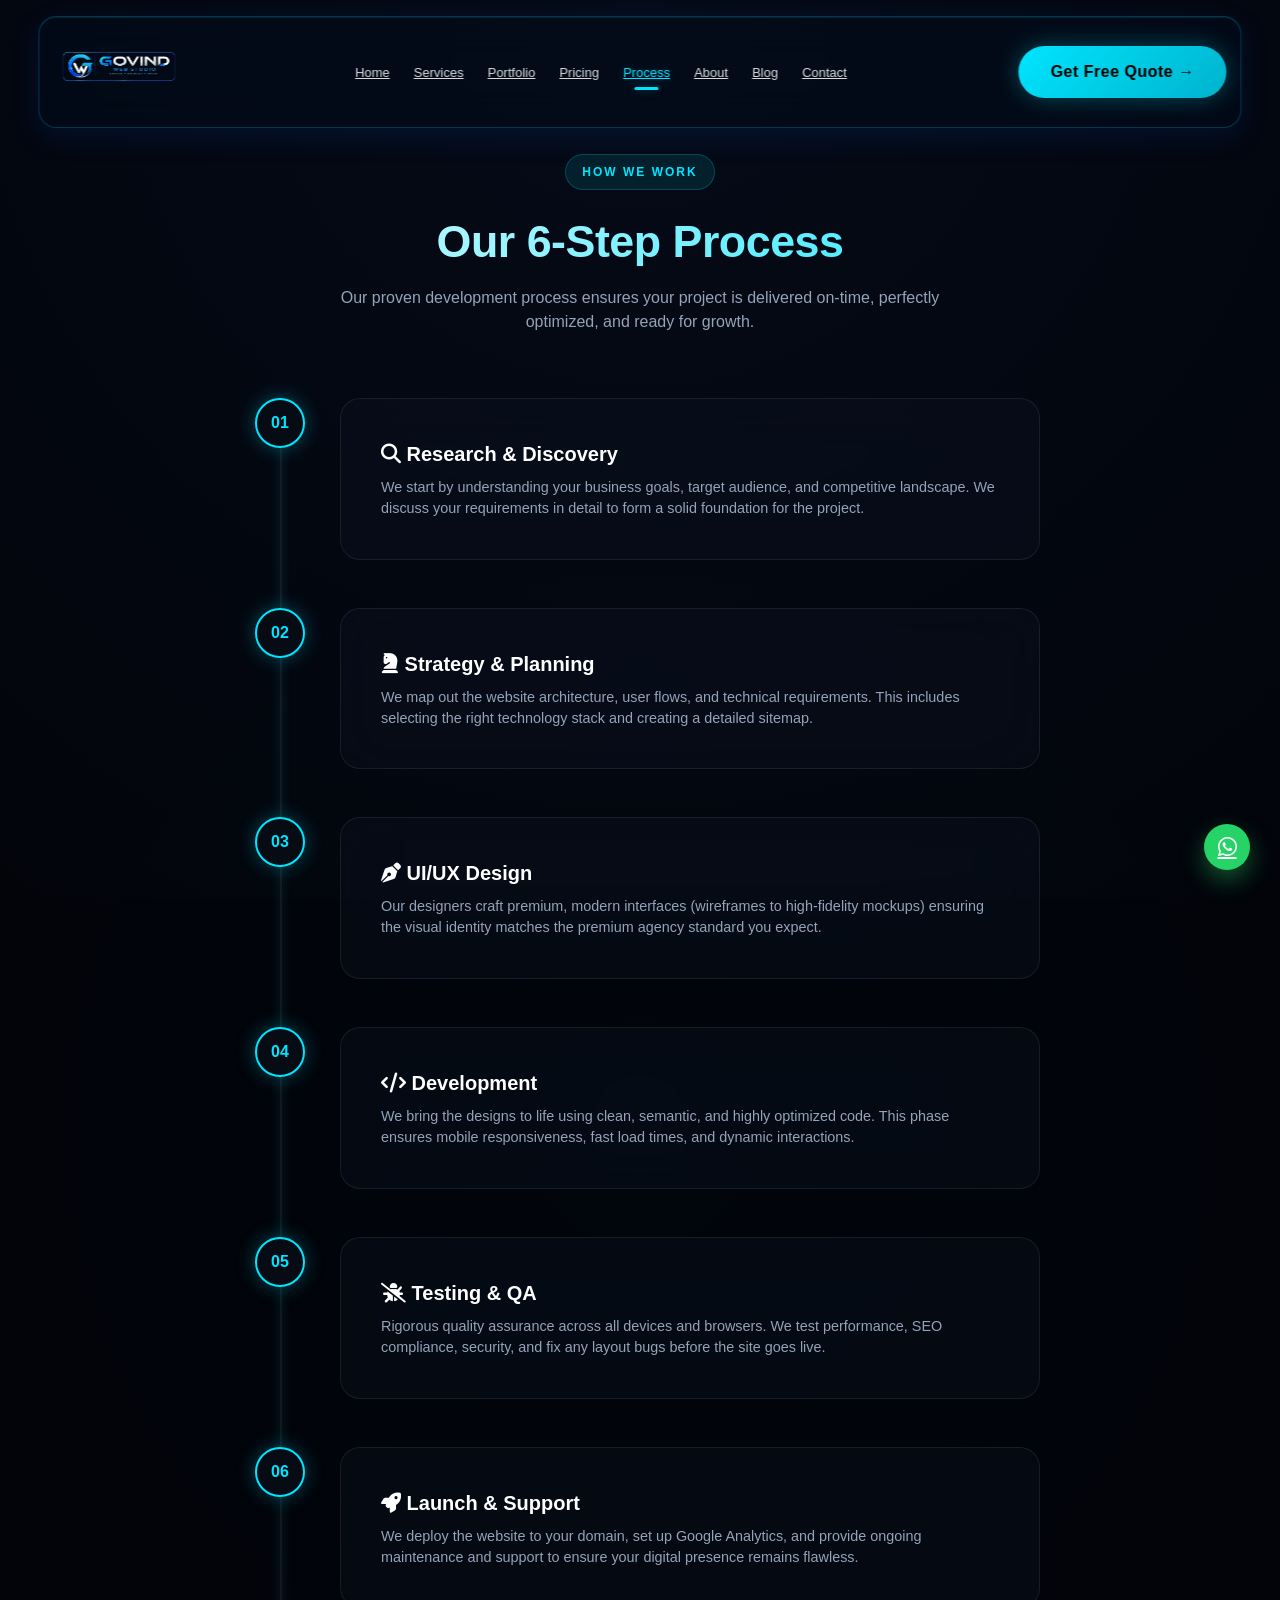
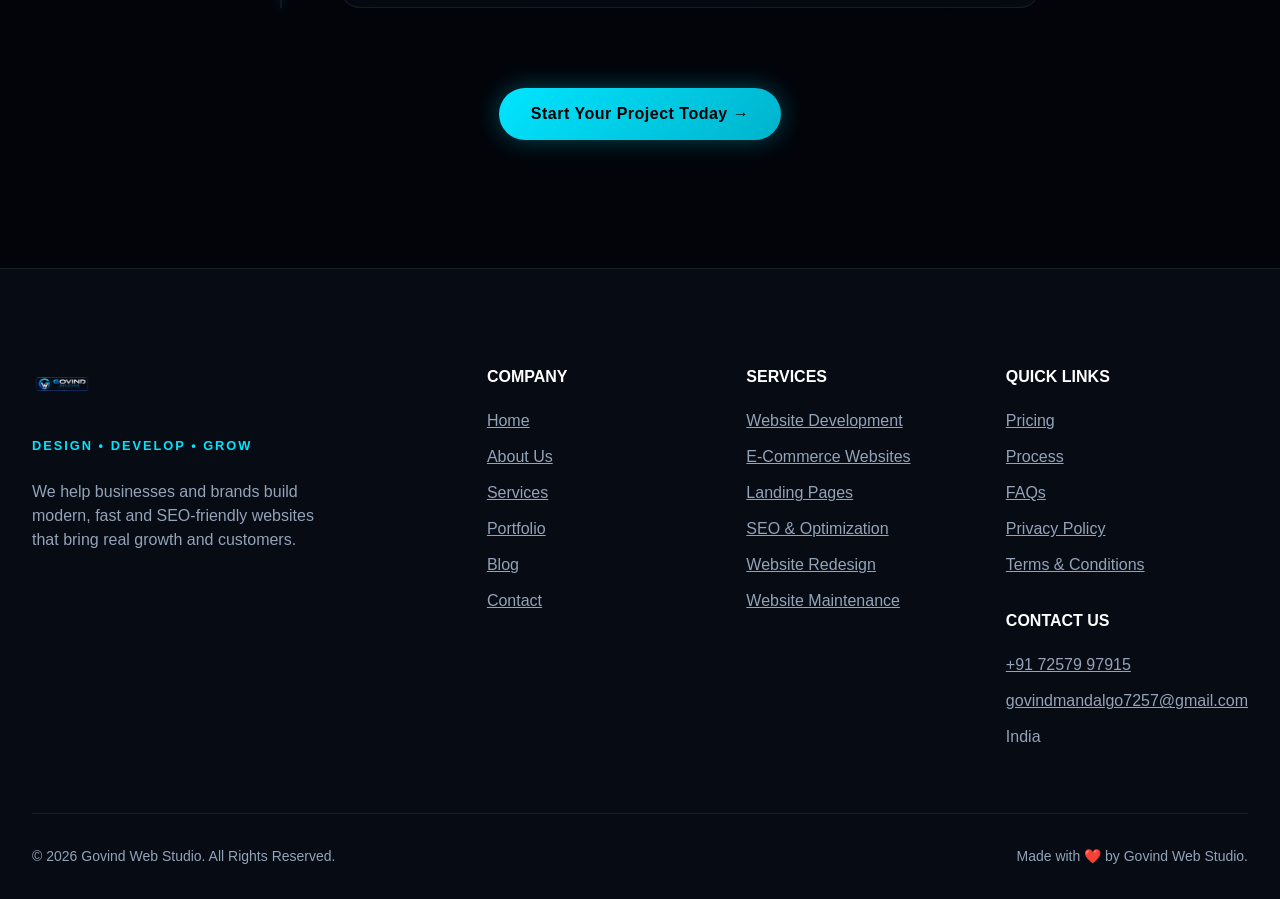
<file: process.html>
<!DOCTYPE html>
<html lang="en">
<head>
    <meta charset="UTF-8">
    <meta name="viewport" content="width=device-width, initial-scale=1.0">
    <title>Our Process | Govind Web Studio</title>
    <meta name="description" content="Discover our proven 6-step website design and development process that guarantees quality and fast delivery.">
    <link rel="canonical" href="https://govind-portfolio-28hkrcau4-govinda2.vercel.app/process.html">
    <link rel="icon" href="logo.png" type="image/png">
    
    <link rel="stylesheet" href="css/style.css?v=3.10">
    <link rel="stylesheet" href="https://cdnjs.cloudflare.com/ajax/libs/font-awesome/6.4.0/css/all.min.css">
    <style>
        /* Mobile Specific Layout for Process Header (max-width: 580px) */
        @media (max-width: 580px) {
            .page-header {
                padding-top: calc(var(--navbar-height) + 1.5rem) !important;
                padding-bottom: 2rem !important;
            }
            .page-header .section-label {
                margin-bottom: 0.5rem !important;
            }
            .page-header h1 {
                font-size: clamp(28px, 8vw, 32px) !important;
                line-height: 1.15 !important;
                margin-bottom: 0.75rem !important;
                max-width: 240px !important; /* Force 2-line natural wrap */
                margin-left: auto !important;
                margin-right: auto !important;
            }
            .page-header p {
                font-size: 14px !important;
                line-height: 1.5 !important;
                max-width: 90% !important;
            }

            /* Premium Compact Mobile Timeline */
            .timeline {
                max-width: 100% !important;
                overflow-x: hidden !important;
            }
            .timeline::before {
                left: 20px !important;
                width: 2px !important;
                background: linear-gradient(to bottom, var(--primary-glow) 0%, rgba(0,255,255,0.1) 100%) !important;
                box-shadow: 0 0 10px var(--primary-glow) !important;
            }
            .timeline-item {
                padding-left: 50px !important;
                margin-bottom: 1.25rem !important;
                width: 100% !important;
                box-sizing: border-box !important;
            }
            .timeline-number {
                left: 6px !important;
                width: 30px !important;
                height: 30px !important;
                font-size: 0.8rem !important;
                border: 1px solid var(--primary) !important;
                background: var(--bg-dark) !important;
                box-shadow: 0 0 10px var(--primary-glow) !important;
                z-index: 10 !important;
            }
            .timeline-content {
                padding: 12px 14px !important;
                border-radius: 14px !important;
                background: rgba(255, 255, 255, 0.04) !important;
                border: 1px solid rgba(0, 190, 255, 0.25) !important;
                box-shadow: 0 4px 20px rgba(0, 0, 0, 0.4) !important;
                transition: transform 0.3s ease !important;
            }
            .timeline-content h3 {
                font-size: 16px !important;
                margin-bottom: 4px !important;
                font-weight: 700 !important;
                color: #fff !important;
            }
            .timeline-content p {
                font-size: 13px !important;
                line-height: 1.35 !important;
                color: var(--text-secondary) !important;
                margin: 0 !important;
            }
            /* Subtle alternating margins without overflow */
            .timeline-item:nth-child(odd) {
                padding-right: 10px !important;
            }
            .timeline-item:nth-child(even) {
                padding-right: 2px !important;
                padding-left: 58px !important; /* shifts card right by 8px */
            }
            /* Specific Neon Accents */
            .timeline-item:nth-child(1) .timeline-number { border-color: #00f2fe !important; color: #00f2fe !important; }
            .timeline-item:nth-child(2) .timeline-number { border-color: #4facfe !important; color: #4facfe !important; }
            .timeline-item:nth-child(3) .timeline-number { border-color: #f093fb !important; color: #f093fb !important; }
            .timeline-item:nth-child(4) .timeline-number { border-color: #f5576c !important; color: #f5576c !important; }
            .timeline-item:nth-child(5) .timeline-number { border-color: #43e97b !important; color: #43e97b !important; }
            .timeline-item:nth-child(6) .timeline-number { border-color: #fa709a !important; color: #fa709a !important; }
            
            /* Icons alignment */
            .timeline-content h3 i {
                font-size: 14px;
                margin-right: 6px;
                opacity: 0.9;
                vertical-align: middle;
            }
            .timeline-item:nth-child(1) h3 i { color: #00f2fe; }
            .timeline-item:nth-child(2) h3 i { color: #4facfe; }
            .timeline-item:nth-child(3) h3 i { color: #f093fb; }
            .timeline-item:nth-child(4) h3 i { color: #f5576c; }
            .timeline-item:nth-child(5) h3 i { color: #43e97b; }
            .timeline-item:nth-child(6) h3 i { color: #fa709a; }
            

            .timeline-content:active {
                transform: scale(0.97) !important; /* Subtle tap lift */
            }
            
            /* Glowing Progress Line */
            
            
            /* Active Number Pulse */
            .timeline-number { transition: all 0.3s ease !important; }
            
            
            #process-cta-btn {
                width: 82% !important;
                max-width: 260px !important;
                height: 48px !important;
                font-size: 14.5px !important;
                padding: 0 12px !important;
                display: inline-flex !important;
                align-items: center !important;
                justify-content: center !important;
                box-sizing: border-box !important;
                white-space: nowrap !important;
                overflow: hidden !important;
                text-overflow: ellipsis !important;
            }
            
            @media (prefers-reduced-motion: reduce) {
                
                .timeline-content { transition: none !important; transform: none !important; }
                
                .timeline-number { transition: none !important; transform: none !important; }
            }
        }
    </style>

    <!-- Open Graph & Twitter Cards (SEO) -->
    <meta property="og:title" content="Our Process | Govind Web Studio">
    <meta property="og:description" content="Discover our proven 6-step website design and development process that guarantees quality and fast delivery.">
    <meta property="og:type" content="website">
    <meta property="og:url" content="https://govind-portfolio-28hkrcau4-govinda2.vercel.app/process.html">
    <meta property="og:image" content="https://govind-portfolio-28hkrcau4-govinda2.vercel.app/images/laptop-preview.webp">
    
    <meta name="twitter:card" content="summary_large_image">
    <meta name="twitter:title" content="Our Process | Govind Web Studio">
    <meta name="twitter:description" content="Discover our proven 6-step website design and development process that guarantees quality and fast delivery.">
    <meta name="twitter:image" content="https://govind-portfolio-28hkrcau4-govinda2.vercel.app/images/laptop-preview.webp">
    
</head>
<body>
    
    <!-- BACKGROUND EFFECTS -->
    <div class="bg-effects">
        <div class="energy-wave"></div>
        <div class="energy-wave"></div>
        <!-- JS particles will inject here -->
    </div>

    <!-- ==========================================
         NAVBAR
         ========================================== -->
    <nav class="navbar">
        <div class="container nav-container">
            <a href="index.html" class="brand-logo">
                <img src="logo.png" alt="Govind Web Studio Logo">
            </a>
            
            <ul class="nav-links">
                <li><a href="index.html">Home</a></li>
                <li><a href="services.html">Services</a></li>
                <li><a href="portfolio.html">Portfolio</a></li>
                <li><a href="pricing.html">Pricing</a></li>
                <li><a href="process.html" class="active">Process</a></li>
                <li><a href="about.html">About</a></li>
                <li><a href="blog.html">Blog</a></li>
                <li><a href="contact.html">Contact</a></li>
            </ul>

            <div class="nav-actions">
                <a href="https://wa.me/917257997915" target="_blank" class="whatsapp-btn" aria-label="Chat on WhatsApp"><i class="fa-brands fa-whatsapp"></i></a>
                <a href="contact.html" class="btn btn-primary">Get Free Quote &rarr;</a>
                <button class="mobile-toggle" aria-label="Toggle Menu"><i class="fa-solid fa-bars"></i></button>
            </div>
        </div>
    </nav>

        <div class="mobile-menu">
        <div class="pmm-bg-glow"></div>
        <div class="pmm-header">
            <a href="index.html" class="pmm-brand">
                <img src="logo.png" alt="Govind Web Studio Logo">
            </a>
            <div class="pmm-actions">
                <a href="https://wa.me/917257997915" target="_blank" aria-label="Chat on WhatsApp" class="pmm-wa"><i class="fa-brands fa-whatsapp"></i></a>
                <button class="pmm-close" aria-label="Close Menu"><i class="fa-solid fa-xmark"></i></button>
            </div>
        </div>
        <div class="pmm-links">
            <a href="index.html" class="pmm-link-item">
                <div class="pmm-icon-wrap"><i class="fa-solid fa-house"></i></div>
                <div class="pmm-text-wrap">
                    <span class="pmm-title">Home</span>
                    <span class="pmm-desc">Welcome to my digital space</span>
                </div>
                <i class="fa-solid fa-chevron-right pmm-arrow"></i>
            </a>
            <a href="services.html" class="pmm-link-item">
                <div class="pmm-icon-wrap"><i class="fa-solid fa-layer-group"></i></div>
                <div class="pmm-text-wrap">
                    <span class="pmm-title">Services</span>
                    <span class="pmm-desc">What I can do for you</span>
                </div>
                <i class="fa-solid fa-chevron-right pmm-arrow"></i>
            </a>
            <a href="portfolio.html" class="pmm-link-item">
                <div class="pmm-icon-wrap"><i class="fa-solid fa-briefcase"></i></div>
                <div class="pmm-text-wrap">
                    <span class="pmm-title">Portfolio</span>
                    <span class="pmm-desc">My recent work & projects</span>
                </div>
                <i class="fa-solid fa-chevron-right pmm-arrow"></i>
            </a>
            <a href="pricing.html" class="pmm-link-item">
                <div class="pmm-icon-wrap"><i class="fa-solid fa-tag"></i></div>
                <div class="pmm-text-wrap">
                    <span class="pmm-title">Pricing</span>
                    <span class="pmm-desc">Simple, transparent pricing</span>
                </div>
                <i class="fa-solid fa-chevron-right pmm-arrow"></i>
            </a>
            <a href="process.html" class="pmm-link-item active">
                <div class="pmm-icon-wrap"><i class="fa-solid fa-diagram-project"></i></div>
                <div class="pmm-text-wrap">
                    <span class="pmm-title">Process</span>
                    <span class="pmm-desc">My 6-step workflow</span>
                </div>
                <i class="fa-solid fa-chevron-right pmm-arrow"></i>
            </a>
            <a href="about.html" class="pmm-link-item">
                <div class="pmm-icon-wrap"><i class="fa-solid fa-users"></i></div>
                <div class="pmm-text-wrap">
                    <span class="pmm-title">About</span>
                    <span class="pmm-desc">Know more about me</span>
                </div>
                <i class="fa-solid fa-chevron-right pmm-arrow"></i>
            </a>
        </div>
        <a href="contact.html" class="btn btn-primary pmm-cta">Get Free Quote &rarr;</a>
    </div>

    <!-- ==========================================
         PAGE HEADER
         ========================================== -->
    <header class="page-header">
        <div class="container">
            <span class="section-label">HOW WE WORK</span>
            <h1 class="text-gradient">Our 6-Step Process</h1>
            <p>Our proven development process ensures your project is delivered on-time, perfectly optimized, and ready for growth.</p>
        </div>
    </header>

    <!-- ==========================================
         TIMELINE SECTION
         ========================================== -->
    <section style="padding-bottom: 8rem;">
        <div class="container">
            
            <div class="timeline">
                
                <div class="timeline-item">
                    <div class="timeline-number">01</div>
                    <div class="timeline-content">
                        <h3><i class="fa-solid fa-magnifying-glass"></i> Research & Discovery</h3>
                        <p>We start by understanding your business goals, target audience, and competitive landscape. We discuss your requirements in detail to form a solid foundation for the project.</p>
                    </div>
                </div>

                <div class="timeline-item">
                    <div class="timeline-number">02</div>
                    <div class="timeline-content">
                        <h3><i class="fa-solid fa-chess-knight"></i> Strategy & Planning</h3>
                        <p>We map out the website architecture, user flows, and technical requirements. This includes selecting the right technology stack and creating a detailed sitemap.</p>
                    </div>
                </div>

                <div class="timeline-item">
                    <div class="timeline-number">03</div>
                    <div class="timeline-content">
                        <h3><i class="fa-solid fa-pen-nib"></i> UI/UX Design</h3>
                        <p>Our designers craft premium, modern interfaces (wireframes to high-fidelity mockups) ensuring the visual identity matches the premium agency standard you expect.</p>
                    </div>
                </div>

                <div class="timeline-item">
                    <div class="timeline-number">04</div>
                    <div class="timeline-content">
                        <h3><i class="fa-solid fa-code"></i> Development</h3>
                        <p>We bring the designs to life using clean, semantic, and highly optimized code. This phase ensures mobile responsiveness, fast load times, and dynamic interactions.</p>
                    </div>
                </div>

                <div class="timeline-item">
                    <div class="timeline-number">05</div>
                    <div class="timeline-content">
                        <h3><i class="fa-solid fa-bug-slash"></i> Testing & QA</h3>
                        <p>Rigorous quality assurance across all devices and browsers. We test performance, SEO compliance, security, and fix any layout bugs before the site goes live.</p>
                    </div>
                </div>

                <div class="timeline-item">
                    <div class="timeline-number">06</div>
                    <div class="timeline-content">
                        <h3><i class="fa-solid fa-rocket"></i> Launch & Support</h3>
                        <p>We deploy the website to your domain, set up Google Analytics, and provide ongoing maintenance and support to ensure your digital presence remains flawless.</p>
                    </div>
                </div>

            </div>

            <div style="text-align: center; margin-top: 5rem;" >
                <a href="contact.html" id="process-cta-btn" class="btn btn-primary">Start Your Project Today &rarr;</a>
            </div>

        </div>
    </section>

    <!-- ==========================================
         FOOTER
         ========================================== -->
    <footer class="footer">
        <div class="container">
            <div class="footer-grid">
                
                <!-- Col 1 -->
                <div class="footer-brand">
                    <a href="index.html">
                        <img src="logo.png" alt="Govind Web Studio Logo">
                    </a>
                    <p style="margin-top: 0; color: var(--primary); font-size: 0.8rem; font-weight: 600; letter-spacing: 2px;">DESIGN • DEVELOP • GROW</p>
                    <p style="margin-top: 1.5rem;">We help businesses and brands build modern, fast and SEO-friendly websites that bring real growth and customers.</p>
                </div>

                <!-- Col 2 -->
                <div>
                    <h4 class="footer-title">COMPANY</h4>
                    <div class="footer-links">
                        <a href="index.html">Home</a>
                        <a href="about.html">About Us</a>
                        <a href="services.html">Services</a>
                        <a href="portfolio.html">Portfolio</a>
                        <a href="blog.html">Blog</a>
                        <a href="contact.html">Contact</a>
                    </div>
                </div>

                <!-- Col 3 -->
                <div>
                    <h4 class="footer-title">SERVICES</h4>
                    <div class="footer-links">
                        <a href="services.html">Website Development</a>
                        <a href="services.html">E-Commerce Websites</a>
                        <a href="services.html">Landing Pages</a>
                        <a href="services.html">SEO & Optimization</a>
                        <a href="services.html">Website Redesign</a>
                        <a href="services.html">Website Maintenance</a>
                    </div>
                </div>

                <!-- Col 4 -->
                <div>
                    <h4 class="footer-title">QUICK LINKS</h4>
                    <div class="footer-links" style="margin-bottom: 2rem;">
                        <a href="pricing.html">Pricing</a>
                        <a href="process.html">Process</a>
                        <a href="#">FAQs</a>
                        <a href="#">Privacy Policy</a>
                        <a href="#">Terms & Conditions</a>
                    </div>
                    
                    <h4 class="footer-title">CONTACT US</h4>
                    <div class="footer-links">
                        <a href="tel:+917257997915">+91 72579 97915</a>
                        <a href="mailto:govindmandalgo7257@gmail.com">govindmandalgo7257@gmail.com</a>
                        <p style="color: var(--text-secondary); margin: 0;">India</p>
                    </div>
                </div>

            </div>
            
            <div class="footer-bottom">
                <div>&copy; 2026 Govind Web Studio. All Rights Reserved.</div>
                <div>Made with ❤️ by Govind Web Studio.</div>
            </div>
        </div>
    </footer>

    <!-- Floating WhatsApp -->
    <a href="https://wa.me/917257997915" target="_blank" class="whatsapp-float" aria-label="Chat on WhatsApp">
        <i class="fa-brands fa-whatsapp"></i>
    </a>

    <!-- Scripts -->
    <script src="js/script.js"></script>
    
</body>
</html>
</file>
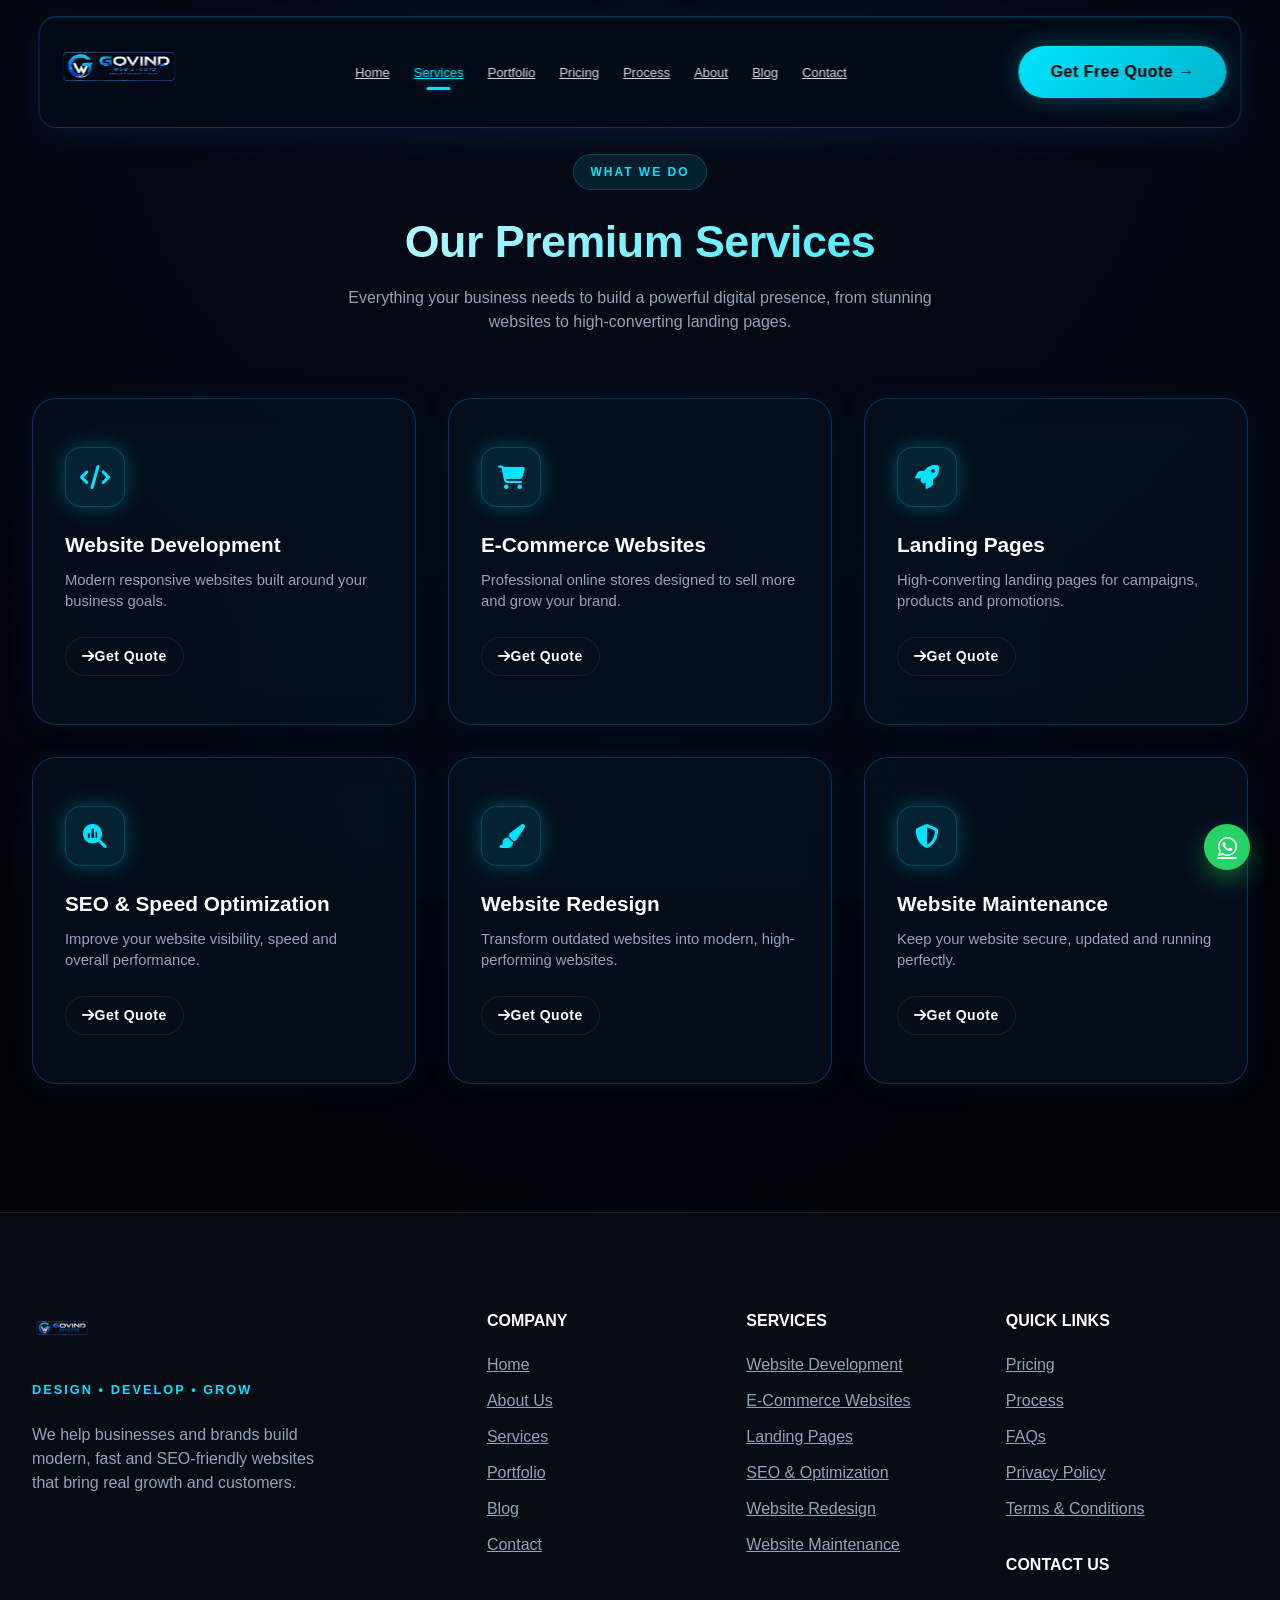
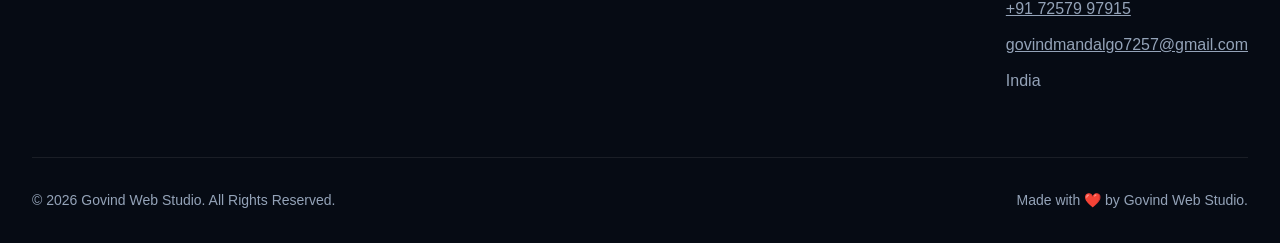
<file: services.html>
<!DOCTYPE html>
<html lang="en">
<head>
    <meta charset="UTF-8">
    <meta name="viewport" content="width=device-width, initial-scale=1.0">
    <title>Our Services | Govind Web Studio</title>
    <meta name="description" content="Premium website design, e-commerce development, and SEO optimization services for modern businesses.">
    <link rel="canonical" href="https://govind-portfolio-28hkrcau4-govinda2.vercel.app/services.html">
    <link rel="icon" href="logo.png" type="image/png">
    
    <link rel="stylesheet" href="css/style.css?v=3.10">
    <link rel="stylesheet" href="https://cdnjs.cloudflare.com/ajax/libs/font-awesome/6.4.0/css/all.min.css">

    <!-- Open Graph & Twitter Cards (SEO) -->
    <meta property="og:title" content="Our Services | Govind Web Studio">
    <meta property="og:description" content="Premium website design, e-commerce development, and SEO optimization services for modern businesses.">
    <meta property="og:type" content="website">
    <meta property="og:url" content="https://govind-portfolio-28hkrcau4-govinda2.vercel.app/services.html">
    <meta property="og:image" content="https://govind-portfolio-28hkrcau4-govinda2.vercel.app/images/laptop-preview.webp">
    
    <meta name="twitter:card" content="summary_large_image">
    <meta name="twitter:title" content="Our Services | Govind Web Studio">
    <meta name="twitter:description" content="Premium website design, e-commerce development, and SEO optimization services for modern businesses.">
    <meta name="twitter:image" content="https://govind-portfolio-28hkrcau4-govinda2.vercel.app/images/laptop-preview.webp">
    
</head>
<body>
    
    <!-- BACKGROUND EFFECTS -->
    <div class="bg-effects">
        <div class="energy-wave"></div>
        <div class="energy-wave"></div>
        <!-- JS particles will inject here -->
    </div>

    <!-- ==========================================
         NAVBAR
         ========================================== -->
    <nav class="navbar">
        <div class="container nav-container">
            <a href="index.html" class="brand-logo">
                <img src="logo.png" alt="Govind Web Studio Logo">
            </a>
            
            <ul class="nav-links">
                <li><a href="index.html">Home</a></li>
                <li><a href="services.html" class="active">Services</a></li>
                <li><a href="portfolio.html">Portfolio</a></li>
                <li><a href="pricing.html">Pricing</a></li>
                <li><a href="process.html">Process</a></li>
                <li><a href="about.html">About</a></li>
                <li><a href="blog.html">Blog</a></li>
                <li><a href="contact.html">Contact</a></li>
            </ul>

            <div class="nav-actions">
                <a href="https://wa.me/917257997915" target="_blank" class="whatsapp-btn" aria-label="Chat on WhatsApp"><i class="fa-brands fa-whatsapp"></i></a>
                <a href="contact.html" class="btn btn-primary">Get Free Quote &rarr;</a>
                <button class="mobile-toggle" aria-label="Toggle Menu"><i class="fa-solid fa-bars"></i></button>
            </div>
        </div>
    </nav>

        <div class="mobile-menu">
        <div class="pmm-bg-glow"></div>
        <div class="pmm-header">
            <a href="index.html" class="pmm-brand">
                <img src="logo.png" alt="Govind Web Studio Logo">
            </a>
            <div class="pmm-actions">
                <a href="https://wa.me/917257997915" target="_blank" aria-label="Chat on WhatsApp" class="pmm-wa"><i class="fa-brands fa-whatsapp"></i></a>
                <button class="pmm-close" aria-label="Close Menu"><i class="fa-solid fa-xmark"></i></button>
            </div>
        </div>
        <div class="pmm-links">
            <a href="index.html" class="pmm-link-item">
                <div class="pmm-icon-wrap"><i class="fa-solid fa-house"></i></div>
                <div class="pmm-text-wrap">
                    <span class="pmm-title">Home</span>
                    <span class="pmm-desc">Welcome to my digital space</span>
                </div>
                <i class="fa-solid fa-chevron-right pmm-arrow"></i>
            </a>
            <a href="services.html" class="pmm-link-item active">
                <div class="pmm-icon-wrap"><i class="fa-solid fa-layer-group"></i></div>
                <div class="pmm-text-wrap">
                    <span class="pmm-title">Services</span>
                    <span class="pmm-desc">What I can do for you</span>
                </div>
                <i class="fa-solid fa-chevron-right pmm-arrow"></i>
            </a>
            <a href="portfolio.html" class="pmm-link-item">
                <div class="pmm-icon-wrap"><i class="fa-solid fa-briefcase"></i></div>
                <div class="pmm-text-wrap">
                    <span class="pmm-title">Portfolio</span>
                    <span class="pmm-desc">My recent work & projects</span>
                </div>
                <i class="fa-solid fa-chevron-right pmm-arrow"></i>
            </a>
            <a href="pricing.html" class="pmm-link-item">
                <div class="pmm-icon-wrap"><i class="fa-solid fa-tag"></i></div>
                <div class="pmm-text-wrap">
                    <span class="pmm-title">Pricing</span>
                    <span class="pmm-desc">Simple, transparent pricing</span>
                </div>
                <i class="fa-solid fa-chevron-right pmm-arrow"></i>
            </a>
            <a href="process.html" class="pmm-link-item">
                <div class="pmm-icon-wrap"><i class="fa-solid fa-diagram-project"></i></div>
                <div class="pmm-text-wrap">
                    <span class="pmm-title">Process</span>
                    <span class="pmm-desc">My 6-step workflow</span>
                </div>
                <i class="fa-solid fa-chevron-right pmm-arrow"></i>
            </a>
            <a href="about.html" class="pmm-link-item">
                <div class="pmm-icon-wrap"><i class="fa-solid fa-users"></i></div>
                <div class="pmm-text-wrap">
                    <span class="pmm-title">About</span>
                    <span class="pmm-desc">Know more about me</span>
                </div>
                <i class="fa-solid fa-chevron-right pmm-arrow"></i>
            </a>
        </div>
        <a href="contact.html" class="btn btn-primary pmm-cta">Get Free Quote &rarr;</a>
    </div>

    <!-- ==========================================
         PAGE HEADER
         ========================================== -->
    <header class="page-header">
        <div class="container">
            <span class="section-label">WHAT WE DO</span>
            <h1 class="text-gradient">Our Premium Services</h1>
            <p>Everything your business needs to build a powerful digital presence, from stunning websites to high-converting landing pages.</p>
        </div>
    </header>

    <!-- ==========================================
         SERVICES GRID
         ========================================== -->
    <section style="padding-bottom: 8rem;">
        <div class="container">
            <div class="services-grid">
                <!-- 1 -->
                <div class="glass-card service-card">
                    <div class="service-icon"><i class="fa-solid fa-code"></i></div>
                    <h3>Website Development</h3>
                    <p>Modern responsive websites built around your business goals.</p>
                    <a href="contact.html?service=web-dev" class="btn btn-outline" style="padding: 0.5rem 1rem; border-radius: 50px; font-size: 0.875rem; align-self: flex-start;"><i class="fa-solid fa-arrow-right"></i> Get Quote</a>
                </div>
                <!-- 2 -->
                <div class="glass-card service-card">
                    <div class="service-icon"><i class="fa-solid fa-cart-shopping"></i></div>
                    <h3>E-Commerce Websites</h3>
                    <p>Professional online stores designed to sell more and grow your brand.</p>
                    <a href="contact.html?service=ecommerce" class="btn btn-outline" style="padding: 0.5rem 1rem; border-radius: 50px; font-size: 0.875rem; align-self: flex-start;"><i class="fa-solid fa-arrow-right"></i> Get Quote</a>
                </div>
                <!-- 3 -->
                <div class="glass-card service-card">
                    <div class="service-icon"><i class="fa-solid fa-rocket"></i></div>
                    <h3>Landing Pages</h3>
                    <p>High-converting landing pages for campaigns, products and promotions.</p>
                    <a href="contact.html?service=landing" class="btn btn-outline" style="padding: 0.5rem 1rem; border-radius: 50px; font-size: 0.875rem; align-self: flex-start;"><i class="fa-solid fa-arrow-right"></i> Get Quote</a>
                </div>
                <!-- 4 -->
                <div class="glass-card service-card">
                    <div class="service-icon"><i class="fa-solid fa-magnifying-glass-chart"></i></div>
                    <h3>SEO & Speed Optimization</h3>
                    <p>Improve your website visibility, speed and overall performance.</p>
                    <a href="contact.html?service=seo" class="btn btn-outline" style="padding: 0.5rem 1rem; border-radius: 50px; font-size: 0.875rem; align-self: flex-start;"><i class="fa-solid fa-arrow-right"></i> Get Quote</a>
                </div>
                <!-- 5 -->
                <div class="glass-card service-card">
                    <div class="service-icon"><i class="fa-solid fa-paintbrush"></i></div>
                    <h3>Website Redesign</h3>
                    <p>Transform outdated websites into modern, high-performing websites.</p>
                    <a href="contact.html?service=redesign" class="btn btn-outline" style="padding: 0.5rem 1rem; border-radius: 50px; font-size: 0.875rem; align-self: flex-start;"><i class="fa-solid fa-arrow-right"></i> Get Quote</a>
                </div>
                <!-- 6 -->
                <div class="glass-card service-card">
                    <div class="service-icon"><i class="fa-solid fa-shield-halved"></i></div>
                    <h3>Website Maintenance</h3>
                    <p>Keep your website secure, updated and running perfectly.</p>
                    <a href="contact.html?service=maintenance" class="btn btn-outline" style="padding: 0.5rem 1rem; border-radius: 50px; font-size: 0.875rem; align-self: flex-start;"><i class="fa-solid fa-arrow-right"></i> Get Quote</a>
                </div>
            </div>
        </div>
    </section>

    <!-- ==========================================
         FOOTER
         ========================================== -->
    <footer class="footer">
        <div class="container">
            <div class="footer-grid">
                
                <!-- Col 1 -->
                <div class="footer-brand">
                    <a href="index.html">
                        <img src="logo.png" alt="Govind Web Studio Logo">
                    </a>
                    <p style="margin-top: 0; color: var(--primary); font-size: 0.8rem; font-weight: 600; letter-spacing: 2px;">DESIGN • DEVELOP • GROW</p>
                    <p style="margin-top: 1.5rem;">We help businesses and brands build modern, fast and SEO-friendly websites that bring real growth and customers.</p>
                </div>

                <!-- Col 2 -->
                <div>
                    <h4 class="footer-title">COMPANY</h4>
                    <div class="footer-links">
                        <a href="index.html">Home</a>
                        <a href="about.html">About Us</a>
                        <a href="services.html">Services</a>
                        <a href="portfolio.html">Portfolio</a>
                        <a href="blog.html">Blog</a>
                        <a href="contact.html">Contact</a>
                    </div>
                </div>

                <!-- Col 3 -->
                <div>
                    <h4 class="footer-title">SERVICES</h4>
                    <div class="footer-links">
                        <a href="services.html">Website Development</a>
                        <a href="services.html">E-Commerce Websites</a>
                        <a href="services.html">Landing Pages</a>
                        <a href="services.html">SEO & Optimization</a>
                        <a href="services.html">Website Redesign</a>
                        <a href="services.html">Website Maintenance</a>
                    </div>
                </div>

                <!-- Col 4 -->
                <div>
                    <h4 class="footer-title">QUICK LINKS</h4>
                    <div class="footer-links" style="margin-bottom: 2rem;">
                        <a href="pricing.html">Pricing</a>
                        <a href="process.html">Process</a>
                        <a href="#">FAQs</a>
                        <a href="#">Privacy Policy</a>
                        <a href="#">Terms & Conditions</a>
                    </div>
                    
                    <h4 class="footer-title">CONTACT US</h4>
                    <div class="footer-links">
                        <a href="tel:+917257997915">+91 72579 97915</a>
                        <a href="mailto:govindmandalgo7257@gmail.com">govindmandalgo7257@gmail.com</a>
                        <p style="color: var(--text-secondary); margin: 0;">India</p>
                    </div>
                </div>

            </div>
            
            <div class="footer-bottom">
                <div>&copy; 2026 Govind Web Studio. All Rights Reserved.</div>
                <div>Made with ❤️ by Govind Web Studio.</div>
            </div>
        </div>
    </footer>

    <!-- Floating WhatsApp -->
    <a href="https://wa.me/917257997915" target="_blank" class="whatsapp-float" aria-label="Chat on WhatsApp">
        <i class="fa-brands fa-whatsapp"></i>
    </a>

    <!-- Scripts -->
    <script src="js/script.js"></script>
</body>
</html>
</file>
<file: css/style.css>
.client-details p {
        font-size: 0.8rem !important;
    }
    
    /* Dedicated Contact Page Protection */
    .contact-page-wrapper {
        width: 100% !important;
        max-width: 100% !important;
        overflow-x: hidden !important;
        box-sizing: border-box !important;
    }
    
    /* Fix Mobile Contact / CTA Section - Strict No Overflow */@import url('https://fonts.googleapis.com/css2?family=Inter:wght@300;400;500;600;700&family=Outfit:wght@400;500;600;700;800;900&display=swap');

:root {
    /* Brand Colors */
    --bg-main: #02040A;
    --bg-surface: #060B14;
    --bg-glass: rgba(10, 15, 26, 0.4);
    --bg-card: rgba(15, 23, 42, 0.3);
    
    --primary: #00E5FF;
    --primary-glow: rgba(0, 229, 255, 0.3);
    --secondary: #0066FF;
    
    --text-primary: #FFFFFF;
    --text-secondary: #94A3B8;
    
    --border-subtle: rgba(255, 255, 255, 0.08);
    --border-glow: rgba(0, 229, 255, 0.2);
    
    /* Typography */
    --font-heading: 'Outfit', sans-serif;
    --font-body: 'Inter', sans-serif;
    
    /* Effects */
    --transition: all 0.4s cubic-bezier(0.16, 1, 0.3, 1);
    --shadow-premium: 0 25px 50px -12px rgba(0, 0, 0, 0.5), 0 0 40px rgba(0, 229, 255, 0.15);
    --blur-strong: blur(24px);
    
    /* Layout */
    --navbar-height: 90px;
}

/* ==========================================================================
   RESET & GLOBAL
   ========================================================================== */
* { margin: 0; padding: 0; box-sizing: border-box; }

html { scroll-behavior: auto; font-size: 16px; background-color: var(--bg-main); }

body {
    font-family: var(--font-body);
    color: var(--text-primary);
    line-height: 1.5;
    overflow-x: clip;
    -webkit-font-smoothing: antialiased;
    background-color: var(--bg-main);
}

/* ==========================================================================
   BACKGROUND EFFECTS (PREMIUM AMBIENT SYSTEM)
   ========================================================================== */
body {
    background: radial-gradient(circle at top center, #050B18 0%, #02040A 100%);
    background-attachment: fixed;
}

.bg-effects {
    position: fixed;
    top: 0; left: 0; width: 100vw; height: 100vh;
    z-index: -1;
    pointer-events: none;
    overflow: hidden;
    perspective: 1000px;
}

/* Futuristic Grid */
.futuristic-grid {
    position: absolute;
    width: 200vw; height: 200vh;
    top: -50%; left: -50%;
    background-image: 
        linear-gradient(rgba(0, 229, 255, 0.035) 1px, transparent 1px),
        linear-gradient(90deg, rgba(0, 229, 255, 0.035) 1px, transparent 1px);
    background-size: 60px 60px;
    transform: rotateX(60deg) translateY(0);
    
    opacity: 0.8;
}


/* Ambient Orbs */
.ambient-orb {
    position: absolute;
    border-radius: 50%;
    filter: blur(150px);
    opacity: 0.3;
    
}
.orb-1 { width: 600px; height: 600px; background: rgba(0, 180, 255, 0.5); top: -10%; left: -10%; animation-delay: 0s; }
.orb-2 { width: 500px; height: 500px; background: rgba(0, 100, 255, 0.4); bottom: -10%; right: -10%; animation-delay: -5s; }
.orb-3 { width: 700px; height: 700px; background: rgba(0, 229, 255, 0.5); top: 30%; left: 50%; animation-delay: -10s; }
.orb-4 { width: 600px; height: 600px; background: rgba(0, 229, 255, 0.3); top: 50%; left: 10%; animation-delay: -15s; }
.orb-5 { width: 800px; height: 800px; background: rgba(0, 100, 255, 0.3); bottom: 10%; left: 40%; animation-delay: -2s; }



/* Light Waves */
.energy-wave {
    position: absolute;
    width: 150vw; height: 150vh;
    background: radial-gradient(ellipse at center, rgba(0, 229, 255, 0.03) 0%, transparent 50%);
    top: -25%; left: -25%;
    transform-origin: center;
    
}
.energy-wave:nth-child(2) {
    background: radial-gradient(ellipse at center, rgba(0, 102, 255, 0.03) 0%, transparent 50%);
    top: 20%; left: 30%;
    
}


/* Particles */
.particle {
    position: absolute;
    background: #00e5ff;
    border-radius: 50%;
    box-shadow: 0 0 12px #00e5ff, 0 0 24px #00e5ff;
    
    z-index: 2;
    will-change: auto;
}



/* Light Trails (SVG) */
.light-trails {
    position: absolute; top: 0; left: 0; width: 100%; height: 100%; z-index: 1; opacity: 1; pointer-events: none;
}
.light-trails svg { width: 100%; height: 100%; }
.trail {
    fill: none;
    stroke: rgba(0, 229, 255, 0.8);
    stroke-width: 1.5;
    stroke-dasharray: 200 200;
    
}
.trail-2 { stroke: rgba(0, 100, 255, 0.8); stroke-width: 2; animation-duration: 15s; animation-direction: reverse; }
.trail-3 { stroke: rgba(0, 229, 255, 0.5); stroke-width: 1; animation-duration: 20s; }



/* Section Transitions (Ambient Glow behind sections) */
section {
    position: relative;
    z-index: 1;
}
section::before {
    content: '';
    position: absolute;
    top: 0; left: 0; width: 100%; height: 100%;
    background: radial-gradient(circle at center, rgba(0,229,255,0.01) 0%, transparent 70%);
    z-index: -1;
    pointer-events: none;
}

/* Glass Reflection Effect on Cards */
.glass-card::before {
    content: '';
    position: absolute;
    top: -50%; left: -50%;
    width: 200%; height: 200%;
    background: radial-gradient(circle at center, rgba(0, 229, 255, 0.1) 0%, transparent 50%);
    opacity: 0;
    transition: opacity 0.5s ease;
    pointer-events: none;
    z-index: 0;
}
.glass-card:hover::before {
    opacity: 1;
    
}
.glass-card > * {
    position: relative;
    z-index: 1;
}


/* ==========================================================================
   UTILITIES
   ========================================================================== */
.container { width: 100%; max-width: 1320px; margin: 0 auto; padding: 0 2rem; }
.section-padding { padding: 5rem 0; }
.pt-navbar { padding-top: calc(var(--navbar-height) + 4rem); }

.page-header {
    padding-top: calc(var(--navbar-height) + 4rem);
    padding-bottom: 4rem;
    text-align: center;
    position: relative;
    z-index: 2;
}
.page-header h1 {
    font-size: 2.8rem;
    font-weight: 700;
    margin-bottom: 1rem;
    letter-spacing: -0.5px;
    line-height: 1.25;
}
.page-header p {
    color: var(--text-secondary);
    font-size: 1rem;
    max-width: 600px;
    margin: 0 auto;
    line-height: 1.5;
}

.text-gradient {
    background: linear-gradient(135deg, #FFFFFF 0%, var(--primary) 100%);
    -webkit-background-clip: text;
    -webkit-text-fill-color: transparent;
    background-clip: text;
}

.section-label {
    display: inline-block;
    padding: 0.5rem 1rem;
    background: rgba(0, 229, 255, 0.1);
    border: 1px solid var(--border-glow);
    border-radius: 50px;
    font-size: 0.75rem;
    font-weight: 600;
    color: var(--primary);
    margin-bottom: 1.5rem;
    letter-spacing: 2px;
    text-transform: uppercase;
}


.glass-card {
    background: rgba(5, 15, 30, 0.85); /* Darker fallback */
    backdrop-filter: blur(18px);
    -webkit-backdrop-filter: blur(18px);
    border: 1px solid rgba(0, 180, 255, 0.25);
    box-shadow: 0 0 30px rgba(0, 140, 255, 0.08);
    border-radius: 24px;
    position: relative;
    overflow: hidden;
    transform: translateZ(0); /* Force GPU layer to prevent Android scroll culling */
    -webkit-transform: translateZ(0);
    backface-visibility: hidden;
    -webkit-backface-visibility: hidden;
    will-change: auto;
    transition: none; /* Disable transitions to prevent layout thrashing */
}

.glass-card:hover {
    border-color: var(--border-glow);
    transform: none;
    box-shadow: 0 15px 30px rgba(0,0,0,0.5), 0 0 25px var(--primary-glow);
}

/* BUTTONS */
.btn {
    display: inline-flex; align-items: center; justify-content: center;
    padding: 0.875rem 2rem; border-radius: 100px;
    font-family: var(--font-heading); font-weight: 600; font-size: 1rem;
    letter-spacing: 0.5px; transition: var(--transition); cursor: pointer; border: none;
    position: relative; overflow: hidden; z-index: 1; text-decoration: none;
}
.btn-primary {
    background: linear-gradient(135deg, var(--primary) 0%, #00b3cc 100%);
    color: #000; box-shadow: 0 0 25px var(--primary-glow);
}
.btn-primary:hover {
    transform: none; box-shadow: 0 8px 30px rgba(0, 229, 255, 0.5);
}
.btn-outline { background: transparent; color: var(--text-primary); border: 1px solid var(--border-subtle); }
.btn-outline:hover {
    background: rgba(255,255,255,0.05); border-color: var(--primary); box-shadow: 0 0 20px var(--primary-glow);
}
.btn-text { background: transparent; color: var(--primary); padding: 0; border-radius: 0; font-size: 0.95rem; }
.btn-text:hover { color: #fff; text-shadow: 0 0 10px var(--primary); }

/* ==========================================================================
   NAVBAR
   ========================================================================== */
.navbar {
    position: fixed; 
    top: 16px; 
    left: 50%; 
    transform: translateX(-50%); 
    width: 94%; 
    max-width: 1240px;
    z-index: 1000;
    padding: 8px 14px; 
    transition: var(--transition);
    border-radius: 18px;
    background: rgba(4, 12, 25, 0.72);
    backdrop-filter: blur(18px);
    -webkit-backdrop-filter: blur(18px);
    border: 1px solid rgba(0, 190, 255, 0.25);
    box-shadow: inset 0 1px 0 rgba(0, 255, 255, 0.1), 0 8px 30px rgba(0, 100, 255, 0.12);
    overflow: hidden; /* For the light reflection */
}

/* Light Reflection Animation */
.navbar::before {
    content: '';
    position: absolute;
    top: 0; left: -100%;
    width: 50%; height: 100%;
    background: linear-gradient(90deg, transparent, rgba(0, 229, 255, 0.1), transparent);
    transform: skewX(-20deg);
    
    pointer-events: none;
}


.navbar.scrolled {
    background: rgba(2, 4, 10, 0.85); 
    backdrop-filter: blur(24px); 
    -webkit-backdrop-filter: blur(24px);
    box-shadow: inset 0 1px 0 rgba(255, 255, 255, 0.1), 0 15px 40px rgba(0,0,0,0.5);
    border-color: rgba(0, 180, 255, 0.35);
}

.nav-container { display: flex; align-items: center; justify-content: space-between; gap: 1.5rem; padding: 0; }
.brand-logo img { width: 130px; height: auto; object-fit: contain; }

.nav-links { display: flex; gap: 1.5rem; flex: 1; justify-content: center; list-style: none; }
.nav-links a {
    font-family: var(--font-heading); 
    font-size: 13px; 
    font-weight: 500;
    color: rgba(255, 255, 255, 0.85); 
    padding: 0.5rem 0; 
    position: relative;
    transition: color 0.3s ease;
}
.nav-links a::after {
    content: ''; 
    position: absolute; 
    bottom: -2px; 
    left: 50%; 
    transform: translateX(-50%); 
    width: 0%; 
    height: 3px; 
    border-radius: 3px;
    background: var(--primary); 
    transition: width 0.3s ease, box-shadow 0.3s ease; 
    box-shadow: 0 0 0px var(--primary-glow);
}
.nav-links a:hover, .nav-links a.active { color: var(--primary); text-shadow: 0 0 10px rgba(0, 229, 255, 0.3); }
.nav-links a:hover::after, .nav-links a.active::after { width: 24px; box-shadow: 0 0 10px var(--primary-glow); }

.nav-actions { display: flex; align-items: center; gap: 1rem; }

/* Hide WhatsApp Button from Navbar Globally */
.nav-actions .whatsapp-btn, .nav-actions .nav-wa {
    display: none !important;
}

/* Quote CTA Compact */
.nav-quote-btn {
    width: 125px; 
    height: 38px; 
    padding: 0;
    font-size: 12px;
    border-radius: 20px;
    box-shadow: inset 0 1px 0 rgba(255,255,255,0.2), 0 0 15px var(--primary-glow);
}

.mobile-toggle { display: none; background: none; border: none; color: #fff; font-size: 1.5rem; cursor: pointer; }

@media (max-width: 1150px) {
    .nav-links { display: none; }
}
@media (max-width: 768px) {
    .nav-links, .nav-quote-btn { display: none; }
    .nav-actions .btn-primary { display: none !important; }
    .mobile-toggle { display: block; }
    .navbar { width: 92%; padding: 0.5rem 1rem; }
}

/* Mobile Menu Base */
.mobile-menu {
    display: none;
}

/* Premium Mobile Menu Override */
@media (max-width: 768px) {
    .mobile-menu {
        display: flex !important;
        flex-direction: column !important;
        position: fixed !important;
        top: 0 !important;
        right: 0 !important;
        height: 100vh !important;
        width: 100vw !important;
        max-width: 390px !important;
        background: linear-gradient(145deg, rgba(5, 5, 12, 0.95), rgba(15, 20, 30, 0.98)) !important;
        backdrop-filter: blur(25px) !important;
        -webkit-backdrop-filter: blur(25px) !important;
        padding: 0 !important;
        gap: 0 !important;
        opacity: 0;
        visibility: hidden;
        transform: translateX(100%);
        transition: none;
        z-index: 10000 !important;
        border-left: 1px solid rgba(0, 242, 254, 0.15) !important;
        box-shadow: -10px 0 30px rgba(0, 0, 0, 0.6) !important;
        overflow-y: auto !important;
        overflow-x: hidden !important;
    }
    .mobile-menu.active {
        opacity: 1 !important;
        visibility: visible !important;
        transform: translateX(0) !important;
    }
    
    /* Simple Mobile Menu styling */
    
    .mobile-menu > a:not(.pmm-cta) {
        font-family: var(--font-heading);
        font-size: 1.5rem;
        font-weight: 600;
        color: var(--text-secondary);
        border-bottom: 1px solid var(--border-subtle);
        padding-bottom: 1rem;
        text-decoration: none;
        transition: var(--transition);
    }
    .mobile-menu > a:not(.pmm-cta):hover, .mobile-menu > a:not(.pmm-cta).active {
        color: var(--primary);
        border-color: var(--primary);
        padding-left: 10px;
    }
    .pmm-bg-glow {
        position: absolute;
        top: -20%; left: -20%;
        width: 140%; height: 140%;
        background: radial-gradient(circle at 80% 20%, rgba(0, 242, 254, 0.08) 0%, transparent 50%),
                    radial-gradient(circle at 20% 80%, rgba(138, 43, 226, 0.05) 0%, transparent 50%);
        pointer-events: none;
        z-index: -1;
    }
    .pmm-header {
        display: flex !important;
        justify-content: space-between !important;
        align-items: center !important;
        padding: 1.2rem 1.5rem !important;
        border-bottom: 1px solid rgba(0, 242, 254, 0.1) !important;
        background: rgba(0,0,0,0.2) !important;
    }
    .pmm-brand img {
        width: 120px !important;
        height: auto !important;
        display: block !important;
    }
    .pmm-actions {
        display: flex !important;
        align-items: center !important;
        gap: 1.25rem !important;
    }
    .pmm-wa {
        color: #25d366 !important;
        font-size: 1.5rem !important;
        display: flex !important;
    }
    .pmm-close {
        background: transparent !important;
        border: none !important;
        color: #fff !important;
        font-size: 1.6rem !important;
        padding: 0.2rem !important;
        cursor: pointer !important;
        display: flex !important;
        align-items: center !important;
        justify-content: center !important;
        transition: none;
    }
    .pmm-close:hover {
        transform: rotate(90deg) scale(1.1) !important;
        color: #00f2fe !important;
    }
    .pmm-links {
        display: flex !important;
        flex-direction: column !important;
        padding: 1.5rem !important;
        gap: 0.75rem !important;
    }
    .pmm-link-item {
        display: flex !important;
        align-items: center !important;
        text-decoration: none !important;
        padding: 0.75rem 1rem !important;
        border-radius: 12px !important;
        background: rgba(255, 255, 255, 0.02) !important;
        border: 1px solid rgba(255, 255, 255, 0.05) !important;
        transition: all 0.3s ease !important;
        opacity: 0;
        transform: translateX(30px);
    }
    .mobile-menu.active .pmm-link-item {
        
    }
    .mobile-menu.active .pmm-link-item:nth-child(1) { animation-delay: 0.1s; }
    .mobile-menu.active .pmm-link-item:nth-child(2) { animation-delay: 0.15s; }
    .mobile-menu.active .pmm-link-item:nth-child(3) { animation-delay: 0.2s; }
    .mobile-menu.active .pmm-link-item:nth-child(4) { animation-delay: 0.25s; }
    .mobile-menu.active .pmm-link-item:nth-child(5) { animation-delay: 0.3s; }
    .mobile-menu.active .pmm-link-item:nth-child(6) { animation-delay: 0.35s; }
    
    
    
    .pmm-link-item:hover, .pmm-link-item:active {
        background: rgba(0, 242, 254, 0.05) !important;
        border-color: rgba(0, 242, 254, 0.3) !important;
        transform: scale(1.02) !important;
        box-shadow: 0 4px 15px rgba(0, 242, 254, 0.1) !important;
    }
    .pmm-link-item.active {
        background: rgba(0, 242, 254, 0.08) !important;
        border-color: rgba(0, 242, 254, 0.5) !important;
        box-shadow: 0 0 15px rgba(0, 242, 254, 0.2) !important;
        
    }
    
    
    .pmm-icon-wrap {
        width: 36px !important;
        height: 36px !important;
        border-radius: 50% !important;
        background: rgba(255, 255, 255, 0.05) !important;
        display: flex !important;
        justify-content: center !important;
        align-items: center !important;
        color: var(--text-secondary) !important;
        margin-right: 12px !important;
        font-size: 14px !important;
        transition: all 0.3s ease !important;
        flex-shrink: 0 !important;
    }
    .pmm-link-item.active .pmm-icon-wrap, .pmm-link-item:hover .pmm-icon-wrap {
        background: #00f2fe !important;
        color: #000 !important;
        box-shadow: 0 0 12px #00f2fe !important;
    }
    
    .pmm-text-wrap {
        flex-grow: 1 !important;
        display: flex !important;
        flex-direction: column !important;
        justify-content: center !important;
    }
    .pmm-title {
        color: #fff !important;
        font-size: 1.05rem !important;
        font-weight: 600 !important;
        line-height: 1.2 !important;
        transition: all 0.3s ease !important;
    }
    .pmm-link-item.active .pmm-title {
        color: #00f2fe !important;
        text-shadow: 0 0 8px rgba(0, 242, 254, 0.5) !important;
    }
    .pmm-desc {
        color: var(--text-secondary) !important;
        font-size: 0.75rem !important;
        margin-top: 2px !important;
        font-weight: 400 !important;
    }
    
    .pmm-arrow {
        color: var(--text-secondary) !important;
        font-size: 0.8rem !important;
        transition: all 0.3s ease !important;
        opacity: 0.5 !important;
    }
    .pmm-link-item:hover .pmm-arrow, .pmm-link-item.active .pmm-arrow {
        color: #00f2fe !important;
        opacity: 1 !important;
        transform: translateX(4px) !important;
    }
    
    .pmm-cta {
        margin: 0.5rem 1.5rem 2rem 1.5rem !important;
        width: calc(100% - 3rem) !important;
        height: 48px !important; /* Ensure sufficient height to prevent clipping */
        padding: 0 !important; /* Reset padding for perfect flexbox vertical centering */
        box-sizing: border-box !important;
        
        animation-delay: 0.5s;
        opacity: 0;
        color: #000000 !important; /* Fix text contrast to be clearly visible */
        font-family: var(--font-body) !important;
        font-weight: 700 !important;
        text-align: center !important;
        text-decoration: none !important;
        display: flex !important;
        align-items: center !important;
        justify-content: center !important;
        border-bottom: none !important;
    }
    @media (prefers-reduced-motion: reduce) {
        .mobile-menu { transition: opacity 0.3s !important; transform: none !important; }
        .pmm-link-item { transition: none !important; transform: none !important; opacity: 1 !important;  }
        .pmm-cta {  opacity: 1 !important; }
        .pmm-link-item.active {  }
    }
}

/* ==========================================================================
   HERO SECTION
   ========================================================================== */
.hero { min-height: 720px; display: flex; align-items: center; padding: calc(var(--navbar-height) + 5rem) 0 5rem; position: relative; }
.hero-container { display: grid; grid-template-columns: 45% 1fr; gap: 4rem; align-items: center; }

.hero-content h1 { font-size: 3.6rem; font-weight: 700; line-height: 1.2; margin-bottom: 1.5rem; letter-spacing: -0.5px; }
.hero-content p { font-size: 1.05rem; color: var(--text-secondary); margin-bottom: 2rem; max-width: 550px; line-height: 1.5; }

.hero-features { display: flex; gap: 1.5rem; margin-bottom: 3rem; flex-wrap: wrap; }
.hero-feature { display: flex; align-items: center; gap: 0.5rem; font-size: 0.95rem; font-weight: 500; color: var(--text-primary); }
.hero-feature i { color: var(--primary); text-shadow: 0 0 10px var(--primary-glow); }

.hero-btns { display: flex; gap: 1rem; flex-wrap: wrap; }

/* Hero Mockup Wrapper (Strict Positioning System) */
.hero-mockup { position: relative; width: 100%; height: 600px; perspective: 1200px; transform-style: preserve-3d; transform: none; }
.hero-mockup *, .hero-mockup::before { animation-play-state: var(--play-state, running) !important; }

.mockup-glow { display: none !important;
    position: absolute;
    top: 50%; left: 50%;
    width: 140%; height: 140%;
    background: radial-gradient(circle at center, rgba(0, 229, 255, 0.3) 0%, transparent 65%);
    transform: translate(-50%, -50%);
    z-index: 1;
    pointer-events: none;
    filter: blur(40px);
    will-change: auto;
    
}

/* Web Developer UI Mockups */
.mockup { position: absolute; border-radius: 12px; background: rgba(5, 12, 24, 0.85); backdrop-filter: blur(20px); -webkit-backdrop-filter: blur(20px); border: 1px solid rgba(0, 229, 255, 0.4); box-shadow: 0 20px 50px rgba(0,0,0,0.8), 0 0 30px rgba(0, 140, 255, 0.2), inset 0 0 20px rgba(0, 229, 255, 0.1); overflow: hidden; transform-style: preserve-3d; }

/* IDE / Laptop */
.mockup-laptop { position: absolute; right: 20px; top: 50%; transform: translateY(-50%) rotateY(-15deg) rotateX(10deg); width: 520px; max-width: 100%; z-index: 10;  }
.dev-laptop { height: 320px; border-radius: 16px; border-top: 2px solid rgba(0, 229, 255, 0.8); border-left: 1px solid rgba(0, 229, 255, 0.3); display: flex; flex-direction: column; overflow: visible; box-shadow: 0 30px 60px rgba(0,0,0,0.9), 0 0 40px rgba(0, 229, 255, 0.25), inset 0 0 25px rgba(0, 229, 255, 0.2), inset 0 0 10px rgba(200, 0, 255, 0.05); }
.dev-laptop::before { content: ''; position: absolute; bottom: -15px; left: -1%; width: 102%; height: 15px; background: linear-gradient(to right, #02060d, #0a1324, #02060d); border-radius: 0 0 16px 16px; border-bottom: 2px solid rgba(0, 229, 255, 0.4); transform: rotateX(85deg) translateY(7px); z-index: -1; box-shadow: 0 40px 60px rgba(0,0,0,0.95); }
.dev-laptop::after { content: ''; position: absolute; top: 0; left: 0; width: 100%; height: 100%; background: linear-gradient(135deg, rgba(255,255,255,0.12) 0%, rgba(255,255,255,0) 45%, rgba(255,255,255,0) 100%); pointer-events: none; border-radius: 16px; z-index: 10; }
.dev-header { height: 32px; background: rgba(0, 0, 0, 0.5); border-bottom: 1px solid rgba(255, 255, 255, 0.05); display: flex; align-items: center; padding: 0 1rem; position: relative; }
.dev-dots { display: flex; gap: 6px; }
.dev-dots .dot { width: 10px; height: 10px; border-radius: 50%; }
.dot.red { background: #ff5f56; } .dot.yellow { background: #ffbd2e; } .dot.green { background: #27c93f; }
.dev-title { position: absolute; left: 50%; transform: translateX(-50%); font-family: monospace; font-size: 0.75rem; color: rgba(255,255,255,0.4); }
.dev-body { display: flex; flex: 1; overflow: hidden; position: relative; background: #011627; border-bottom-left-radius: 14px; border-bottom-right-radius: 14px; }
.laptop-screen-img, .laptop-bg-img { width: 100%; height: 100%; object-fit: cover; object-position: top; position: absolute; top: 0; left: 0; z-index: 1; }
.laptop-reflection { animation-duration: 10s; }

/* Phone Mobile UI */
.mockup-phone { position: absolute; left: 5%; top: 8%; z-index: 20;  transform: rotateY(-20deg) rotateZ(5deg); }
.dev-phone { width: 160px; height: 320px; border-radius: 28px; border: 4px solid #080d17; box-shadow: 0 25px 50px rgba(0,0,0,0.9), 0 0 35px rgba(0, 229, 255, 0.35), inset 0 0 15px rgba(0,229,255,0.4); background: #050b14; display: flex; flex-direction: column; overflow: visible; }
.dev-phone::after { content: ''; position: absolute; top: 0; left: 0; width: 100%; height: 100%; background: linear-gradient(110deg, rgba(255,255,255,0.25) 0%, rgba(255,255,255,0) 35%); pointer-events: none; border-radius: 24px; z-index: 10; }
.phone-screen { position: absolute; inset: 0; border-radius: 24px; overflow: hidden; z-index: 1; }
.phone-notch { position: absolute; top: 0; left: 50%; transform: translateX(-50%); width: 70px; height: 16px; background: #111; border-bottom-left-radius: 12px; border-bottom-right-radius: 12px; z-index: 2; }
.phone-screen-img { width: 100%; height: 100%; object-fit: cover; object-position: top; position: absolute; top: 0; left: 0; z-index: 1; }
.glass-reflection { position: absolute; inset: 0; pointer-events: none; background: linear-gradient(120deg, transparent 35%, rgba(255,255,255,0.12) 50%, transparent 65%);  z-index: 10; }


/* Floating UI Panels */
.dev-panel { display: flex; align-items: center; gap: 1rem; padding: 1rem 1.25rem; border-radius: 16px; background: rgba(5, 12, 24, 0.6); backdrop-filter: blur(30px); -webkit-backdrop-filter: blur(30px); border: 1px solid rgba(0, 229, 255, 0.4); box-shadow: 0 15px 35px rgba(0,0,0,0.8), inset 0 0 20px rgba(0,229,255,0.15), inset 0 0 10px rgba(255,0,255,0.05); position: relative; overflow: hidden; }
.dev-panel::after { content: ''; position: absolute; top: 0; left: -100%; width: 50%; height: 100%; background: linear-gradient(to right, transparent, rgba(255,255,255,0.15), transparent); transform: skewX(-20deg);  pointer-events: none; }

.panel-icon { width: 40px; height: 40px; border-radius: 12px; background: rgba(0, 229, 255, 0.15); display: flex; align-items: center; justify-content: center; color: #00e5ff; font-size: 1.2rem; }
.panel-icon.success { color: #27c93f; background: rgba(39, 201, 63, 0.15); }
.perf-circle { width: 44px; height: 44px; border-radius: 50%; border: 3px solid #27c93f; display: flex; align-items: center; justify-content: center; font-weight: 800; font-size: 1rem; color: #fff; box-shadow: 0 0 15px rgba(39, 201, 63, 0.3); }
.panel-text h4 { font-size: 0.75rem; color: var(--primary); letter-spacing: 1px; margin-bottom: 2px; }
.panel-text p { font-size: 0.85rem; color: #fff; font-weight: 600; margin: 0; }

.mockup-code-card { position: absolute; left: 0%; bottom: 18%; z-index: 30;  transform: translateZ(50px); }
.mockup-preview-card { position: absolute; left: 5%; bottom: 2%; z-index: 25;  transform: translateZ(40px); }
.mockup-performance-card { position: absolute; right: -2%; top: 18%; z-index: 30;  transform: translateZ(60px); border: 1px solid rgba(39, 201, 63, 0.3); }
.mockup-deployed-card { position: absolute; right: 2%; bottom: 4%; z-index: 25;  transform: translateZ(30px); border: 1px solid rgba(39, 201, 63, 0.3); }






@media (max-width: 1024px) {
    .hero-container { grid-template-columns: 1fr; text-align: center; }
    .hero-features { justify-content: center; }
    .hero-btns { justify-content: center; }
    
    /* Preserve full desktop mockup layout, just scale it for tablet */
    .hero-mockup { 
        margin-top: 4rem; 
        width: 650px;
        max-width: none;
        height: 600px;
        position: relative;
        left: 50%;
        margin-left: -325px; /* Center it */
        transform: scale(0.85); 
        transform-origin: top center;
        margin-bottom: -90px;
    }
    
    /* Compact Services Section specifically for Mobile */
    section:has(.services-grid) {
        padding: 2.5rem 0 !important; /* Reduce excessive top/bottom 5rem padding */
    }
    section:has(.services-grid) .section-header {
        margin-bottom: 1.5rem !important; /* Reduce gap before grid */
    }
    section:has(.services-grid) .section-header h2 {
        font-size: 1.6rem !important; /* Compact heading */
        margin-bottom: 0.5rem !important;
    }
    section:has(.services-grid) .section-header p {
        font-size: 0.9rem !important;
        line-height: 1.4 !important;
        margin-bottom: 0.25rem !important;
    }
    section:has(.services-grid) .section-header .btn {
        margin-top: 0.25rem !important; /* Override inline margin-top */
        font-size: 0.85rem !important;
    }
    .services-grid {
        gap: 1rem !important; /* Reduce huge gap between cards */
    }
    .service-card {
        padding: 1.5rem 1.25rem !important; /* Make cards significantly shorter */
    }
    .service-icon {
        width: 44px !important; 
        height: 44px !important;
        font-size: 1.15rem !important; 
        margin-bottom: 1rem !important;
    }
    .service-card h3 {
        font-size: 1.15rem !important; /* Compact card title */
        margin-bottom: 0.5rem !important;
    }
    .service-card p {
        font-size: 0.85rem !important;
        margin-bottom: 1rem !important;
        line-height: 1.4 !important;
    }
    
    /* Compact Portfolio Section specifically for Mobile */
    section:has(.portfolio-grid) {
        padding: 2.5rem 0 !important; /* Reduce excessive top/bottom padding */
    }
    .portfolio-filters {
        margin-bottom: 1.5rem !important;
        gap: 0.5rem !important;
    }
    .filter-btn {
        padding: 0.4rem 0.8rem !important;
        font-size: 0.75rem !important;
    }
    .portfolio-grid {
        gap: 1.25rem !important; /* Reduce huge gap between cards */
    }
    .portfolio-img {
        /* Reduce from 300px. A 200px height on a 299px screen creates a perfect 3:2 landscape ratio. */
        /* This actually PREVENTS side-cropping because it matches natural image dimensions better than a square! */
        height: 200px !important; 
        object-fit: cover !important;
    }
    .portfolio-overlay {
        padding: 1.25rem !important; /* Reduce internal padding from huge 2rem */
        background: linear-gradient(to top, rgba(2,4,10,0.95) 0%, rgba(2,4,10,0.3) 100%) !important;
    }
    .portfolio-overlay h3 {
        font-size: 1.2rem !important; /* Compact title */
        margin-bottom: 0.25rem !important;
    }
    .portfolio-overlay p {
        font-size: 0.8rem !important;
        margin-bottom: 0.75rem !important;
    }
    .portfolio-overlay .btn {
        padding: 0.4rem 1.25rem !important; /* Override bulky inline padding while keeping it clickable */
        font-size: 0.8rem !important;
    }
    
    /* Compact Pricing Section specifically for Mobile */
    section:has(.pricing-grid) {
        padding: 2.5rem 0 !important; /* Reduce excessive top/bottom padding */
    }
    section:has(.pricing-grid) .section-header {
        margin-bottom: 1.5rem !important; /* Reduce gap before grid */
    }
    section:has(.pricing-grid) .section-header h2 {
        font-size: 1.6rem !important; /* Compact heading */
        margin-bottom: 0.5rem !important;
    }
    section:has(.pricing-grid) .section-header p {
        font-size: 0.9rem !important;
        line-height: 1.4 !important;
        margin-bottom: 0 !important;
    }
    .pricing-grid {
        gap: 1.25rem !important; /* Reduce gap between pricing cards */
        max-width: 100% !important; /* Prevent artificial desktop constraints */
    }
    .pricing-card {
        padding: 1.5rem 1.25rem !important; /* Significantly reduce card padding from bulky 2.5rem 2rem */
    }
    .pricing-card h3 {
        font-size: 1.05rem !important;
        margin-bottom: 0.25rem !important;
    }
    .price {
        font-size: 1.8rem !important; /* Sleek price instead of huge 2.5rem */
        margin-bottom: 1rem !important;
    }
    .pricing-features {
        margin-bottom: 1.5rem !important;
    }
    .pricing-features li {
        gap: 0.5rem !important; /* Tighter gap between icon and text */
        margin-bottom: 0.5rem !important;
        font-size: 0.85rem !important; /* Slightly smaller text for compact fit */
    }
    .pricing-card .btn {
        padding: 0.6rem 1rem !important;
        font-size: 0.85rem !important;
    }
    .popular-badge {
        padding: 0.2rem 0.75rem !important;
        font-size: 0.65rem !important;
        top: -10px !important;
    }
    
    /* Compact Testimonials Section specifically for Mobile */
    section:has(.testimonial-carousel) {
        padding: 2.5rem 0 !important; /* Reduce excessive top/bottom padding */
    }
    section:has(.testimonial-carousel) .section-header {
        margin-bottom: 1.5rem !important; /* Reduce gap before carousel */
    }
    section:has(.testimonial-carousel) .section-header h2 {
        font-size: 1.6rem !important; /* Compact heading so it fits naturally */
        margin-bottom: 0.5rem !important;
        line-height: 1.2 !important;
    }
    .testimonial-carousel {
        padding: 0 !important; /* Remove any extra wrapper padding that adds vertical bulk */
    }
    .testimonial-slide {
        padding: 0 0.5rem !important; /* Slightly reduce padding on sides */
    }
    .testimonial-card {
        padding: 1.5rem 1.25rem !important; /* Significantly reduce bulky padding (from 3rem or 2rem) */
    }
    .stars {
        font-size: 1rem !important; /* Compact stars */
        margin-bottom: 1rem !important;
        letter-spacing: 1px !important;
    }
    .testimonial-text {
        font-size: 0.9rem !important; /* Legible but compact (scaled down from 1.25rem) */
        margin-bottom: 1.5rem !important;
        line-height: 1.5 !important; /* Reduced from 1.8 to prevent excessive height */
    }
    .client-info {
        gap: 0.75rem !important; /* Tighter gap between avatar and text */
    }
    .client-avatar {
        width: 40px !important; /* Reduced from 50px */
        height: 40px !important;
        font-size: 0.9rem !important;
    }
    .client-details h4 {
        font-size: 0.95rem !important;
    }
    .client-details p {
        font-size: 0.8rem !important;
    }
    
    /* Dedicated Contact Page Protection */
    .contact-page-wrapper {
        width: 100% !important;
        max-width: 100% !important;
        overflow-x: hidden !important;
        box-sizing: border-box !important;
    }
    
    /* Fix Mobile Contact / CTA Section - Strict No Overflow */
    section:has(.contact-three-col) {
        width: 100% !important;
        max-width: 100% !important;
        box-sizing: border-box !important;
        margin-left: 0 !important;
        margin-right: 0 !important;
        padding: 2.5rem 14px !important;
        overflow-x: hidden !important;
    }
    section:has(.contact-three-col) * {
        max-width: 100% !important;
        box-sizing: border-box !important;
        min-width: 0 !important;
    }
    
    .contact-three-col {
        display: flex !important;
        flex-direction: column !important;
        gap: 1.5rem !important;
        width: 100% !important;
        margin: 0 !important;
        padding: 0 !important;
    }

    .contact-three-col > div:first-child {
        width: 100% !important;
        padding: 0 !important;
        margin: 0 !important;
    }

    .contact-three-col > div:first-child h3 {
        font-size: 24px !important;
        line-height: 1.2 !important;
        text-align: center !important;
        overflow-wrap: break-word !important;
        margin-bottom: 0.5rem !important;
    }

    .contact-three-col > div:first-child p {
        font-size: 14px !important;
        line-height: 1.5 !important;
        text-align: center !important;
        width: 100% !important;
        margin-bottom: 1.5rem !important;
    }

    /* CTA buttons */
    .contact-three-col > div:first-child > div {
        width: 100% !important;
    }
    .contact-three-col > div:first-child .btn {
        width: 100% !important;
        max-width: 100% !important;
        height: 58px !important;
        box-sizing: border-box !important;
        margin-left: 0 !important;
        margin-right: 0 !important;
        display: flex !important;
        justify-content: center !important;
        align-items: center !important;
        padding: 0 1rem !important; /* Safe padding for inner content */
        white-space: normal !important;
    }

    /* SEND US A MESSAGE form/card */
    .contact-panel#contact-form {
        width: 100% !important;
        max-width: 100% !important;
        box-sizing: border-box !important;
        margin-left: 0 !important;
        margin-right: 0 !important;
        padding: 16px !important; /* Reduced from 18px */
        border-radius: 22px !important;
    }

    .contact-panel#contact-form .section-label {
        text-align: center !important;
        display: block !important;
        margin-bottom: 0.75rem !important; /* Reduced gap from 1.5rem */
    }

    /* Form inputs */
    .form-group {
        width: 100% !important;
        margin-bottom: 0.5rem !important; /* Reduced gap between fields from 1rem */
    }
    .form-group label {
        font-size: 14px !important;
        margin-bottom: 4px !important; /* Reduced gap from 6px */
    }
    .form-control {
        width: 100% !important;
        max-width: 100% !important;
        box-sizing: border-box !important;
        min-width: 0 !important;
        height: 48px !important; /* Specific compact input height */
        padding: 0 12px !important; /* Adjusted for fixed height */
        border-radius: 8px !important;
    }
    textarea.form-control {
        height: 90px !important; /* Specific compact height for text area */
        padding: 12px !important; /* Keep internal padding for multiline */
    }

    /* Override inline 2-column grid */
    .form-group[style*="grid-template-columns"] {
        display: flex !important;
        flex-direction: column !important;
        gap: 0.5rem !important; /* Reduced gap from 1rem */
    }
}


@media (max-width: 580px) { 
    /* Prevent any horizontal overflow without breaking position: sticky */
    body, html { overflow-x: clip; }
    
    /* MOBILE NAVBAR EXACT DIMENSIONS COMPACT FIX */
    .navbar { 
        position: sticky !important; /* Sticky positioning to remain visible on scroll */
        top: 0 !important;
        z-index: 1000 !important;
        left: 0 !important;
        transform: none !important;
        margin: 6px auto 0 auto !important;
        transition: none !important;
        
        
        width: calc(100% - 24px) !important;
        max-width: 450px !important;
        height: 52px !important;
        min-height: 52px !important;
        box-sizing: border-box;
        padding: 0 12px !important;
        
        display: flex !important;
        align-items: center !important;
        justify-content: space-between !important;
        flex-shrink: 0;
        
        border-radius: 50px;
        background: rgba(4, 12, 25, 0.55);
        backdrop-filter: blur(14px);
        -webkit-backdrop-filter: blur(14px);
        border: 1px solid rgba(0, 190, 255, 0.2);
        box-shadow: inset 0 1px 0 rgba(255, 255, 255, 0.05), 0 4px 15px rgba(0, 0, 0, 0.5);
        z-index: 1000;
    }
    


    .nav-container { 
        width: 100%;
        display: flex; 
        justify-content: space-between; 
        align-items: center; 
        flex-wrap: nowrap; 
        gap: 0;
        padding: 0; 
    }
    .brand-logo { 
        display: flex; 
        align-items: center; 
        height: 52px; /* Force perfect vertical centering relative to navbar height */
        padding: 0 !important; /* Remove artificial padding, align exactly with navbar's 12px padding */
        margin: 0 !important;
    }
    .brand-logo img { 
        width: 120px; 
        height: auto; /* Restored original sizing */
        display: block; 
        object-fit: contain; 
        object-position: left center; /* Keep correct alignment */
        margin: 0;
        padding: 0;
    }
    
    .nav-actions { 
        display: flex; 
        align-items: center; 
        gap: 8px;
        flex-wrap: nowrap; 
    }
    .nav-wa, .whatsapp-btn { 
        display: none !important;
    } 
    .mobile-toggle { 
        font-size: 1.15rem; 
        padding: 0; 
        display: flex; 
        align-items: center; 
        justify-content: center;
        width: 28px; 
        height: 28px;
    }
    
    .hero { 
        padding-top: 1rem !important; 
        padding-bottom: 5rem !important; /* Clear WhatsApp float */
        min-height: auto !important;
        width: 100% !important;
        max-width: 100% !important;
        box-sizing: border-box !important;
        overflow: hidden !important;
    }
    .hero-container { 
        padding-bottom: 0; 
        text-align: center; 
        width: 100% !important;
        max-width: 100% !important;
        box-sizing: border-box !important;
        padding-left: 1rem !important; 
        padding-right: 1rem !important;
        display: flex;
        flex-direction: column;
        gap: 3rem; /* Ensures distinct vertical separation between text and mockup */
    }
    .hero-content {
        display: flex;
        flex-direction: column;
        align-items: center;
        width: 100% !important;
        max-width: 100% !important;
        box-sizing: border-box !important;
    }
    .hero-content .section-label {
        max-width: 100%;
        box-sizing: border-box;
        white-space: normal !important;
        word-wrap: break-word;
    }
    .hero-content h1 { 
        font-size: 1.45rem; /* Safe for 299px */
        line-height: 1.3; 
        padding: 0; 
        margin-top: 0.5rem;
        word-wrap: break-word;
        word-break: break-word;
        width: 100%;
        max-width: 100%;
        box-sizing: border-box;
    } 
    .hero-content p { 
        font-size: 0.875rem; 
        padding: 0; 
        line-height: 1.5;
        width: 100%;
        max-width: 100%;
        box-sizing: border-box;
    }
    .hero-btns { 
        flex-direction: column; 
        width: 100% !important; 
        max-width: 100%; 
        padding: 0 !important; 
        gap: 1rem; 
        box-sizing: border-box; 
    }
    .hero-btns .btn { 
        width: 100% !important; 
        justify-content: center; 
        box-sizing: border-box; 
    }
    .hero-features { 
        flex-direction: column; 
        gap: 0.75rem; 
        align-items: center; 
        width: 100%; 
        max-width: 100%; 
        box-sizing: border-box; 
    }
    .hero-feature {
        max-width: 100%;
        box-sizing: border-box;
        text-align: center;
        justify-content: center;
    }
    
    /* Scale the ENTIRE desktop mockup proportionally for mobile */
    .hero-mockup { 
        margin-top: 1rem; 
        /* Use EXACT desktop rendered width to preserve internal absolute proportions */
        width: 627px !important; 
        max-width: none !important; 
        height: 600px !important;
        position: relative;
        left: 50% !important;
        margin-left: -313.5px !important;
        
        /* Valid CSS scaling: scales 627px down to a safe size for 580px viewports */
        transform: scale(0.55) !important; 
        transform-origin: top center;
        
        /* Remove the empty document-flow space left by the scale */
        margin-bottom: -270px !important; /* 600px * 0.55 = 330px visible height. 330 - 600 = -270px */
    } 
    /* Disable heavy animations for performance on mobile */
    .hero-mockup *, .hero-mockup::before, .mockup-phone, .mockup-laptop { }
    .mockup-glow { display: none !important; 
         
    }

    /* Compact Stats Bar for Mobile */
    .stats-bar {
        margin-top: 1.5rem !important;
    }
    .stats-grid {
        padding: 1.25rem !important;
        gap: 1.25rem !important; /* Huge reduction from desktop and original mobile gaps */
        display: flex;
        flex-direction: column; /* Force clean vertical stack */
    }
    .stat-item {
        display: flex;
        flex-direction: column;
        align-items: center;
        justify-content: center;
        padding: 0 !important;
    }
    .stat-item i {
        font-size: 1.15rem !important; /* Proportional icons */
        margin-bottom: 0.25rem !important;
    }
    .stat-item h3 {
        font-size: 1.6rem !important; /* Sleek numbers, reduced from huge 2.5rem */
        margin-bottom: 0 !important;
    }
    .stat-item p {
        font-size: 0.75rem !important; /* Crisp small caps */
        margin-top: 0.25rem !important;
        line-height: 1.2;
    }
    
    /* GLOBAL MOBILE COMPACTING & RE-BALANCING SYSTEM */
    .section-padding {
        padding: 2.5rem 0 !important; /* Reduce excessive 5rem padding */
    }
    .section-header {
        margin-bottom: 2rem !important; /* Reduce excessive 4rem margin */
    }
    .section-header h2 {
        font-size: 1.5rem !important; /* Reduce from oversized 3rem */
        line-height: 1.25 !important;
        margin-bottom: 0.5rem !important;
    }
    .section-header p {
        font-size: 0.9rem !important;
        line-height: 1.4 !important;
    }
    .section-header .btn {
        margin-top: 0.5rem !important;
        font-size: 0.85rem !important;
    }
    .container {
        padding: 0 1.25rem !important; /* Give content more horizontal space */
    }
    .two-col-layout {
        gap: 2.5rem !important; /* Reduce vertical stack gap */
    }
    
    /* Services Section Compact Override */
    .services-grid {
        gap: 1rem !important;
    }
    .service-card {
        padding: 1.5rem 1.25rem !important;
    }
    .service-icon {
        width: 44px !important; 
        height: 44px !important;
        font-size: 1.15rem !important; 
        margin-bottom: 1rem !important;
    }
    .service-card h3 {
        font-size: 1.15rem !important;
        margin-bottom: 0.5rem !important;
    }
    .service-card p {
        font-size: 0.85rem !important;
        margin-bottom: 1rem !important;
        line-height: 1.4 !important;
    }

    /* Process Section Compact Override */
    .process-grid {
        gap: 0.75rem !important;
    }
    .process-card {
        padding: 1rem 1.25rem !important;
        gap: 1rem !important;
    }
    .process-number {
        font-size: 1.5rem !important;
        width: 36px !important;
        height: 36px !important;
    }
    .process-content h4 {
        font-size: 0.9rem !important;
    }
    .process-content p {
        font-size: 0.8rem !important;
    }

    /* Pricing Section Compact Override */
    .pricing-grid {
        gap: 1.25rem !important;
    }
    .pricing-card {
        padding: 1.75rem 1.25rem !important;
    }
    .pricing-card h3 {
        font-size: 1.0rem !important;
    }
    .price {
        font-size: 1.7rem !important;
        margin: 1rem 0 !important;
    }
    .pricing-features {
        margin-bottom: 1.5rem !important;
        gap: 0.5rem !important;
    }
    .pricing-features li {
        font-size: 0.85rem !important;
    }
    .popular-badge {
        font-size: 0.7rem !important;
        padding: 0.2rem 0.75rem !important;
        top: -10px !important;
    }

    /* Testimonials Section Compact Override */
    .testimonial-card {
        padding: 1.5rem 1.25rem !important;
    }
    .testimonial-text {
        font-size: 0.875rem !important;
        line-height: 1.4 !important;
    }
    .client-details h4 {
        font-size: 0.9rem !important;
    }
    .client-details p {
        font-size: 0.75rem !important;
    }
    
    /* Portfolio Section Compact Override */
    .portfolio-grid {
        gap: 1rem !important;
    }
    .portfolio-filters {
        margin-bottom: 1.25rem !important;
        gap: 0.4rem !important;
    }
    .filter-btn {
        padding: 0.35rem 0.75rem !important;
        font-size: 0.75rem !important;
    }

    /* Bottom CTA Card Optimization */
    .glass-card:has(h3[style*="font-size: 2.2rem"]),
    .glass-card:has(.about-cta-title) {
        padding: 2rem 1.25rem !important;
    }
    .glass-card h3[style*="font-size: 2.2rem"],
    .about-cta-title {
        font-size: 1.4rem !important;
        margin-bottom: 0.75rem !important;
        line-height: 1.2 !important;
    }
    .glass-card p[style*="font-size: 1.1rem"],
    .about-cta-desc {
        font-size: 0.9rem !important;
        margin-bottom: 1.5rem !important;
        line-height: 1.4 !important;
    }
    .about-cta-buttons,
    div:has(> .btn[style*="height: 56px"]) {
        display: flex !important;
        flex-direction: column !important;
        gap: 0.75rem !important;
    }
    .about-cta-buttons .btn,
    .btn[style*="height: 56px"] {
        width: 100% !important;
        height: 48px !important;
        font-size: 0.95rem !important;
        display: flex !important;
        justify-content: center !important;
        align-items: center !important;
    }

    /* About Page Features List */
    .about-features-list {
        gap: 1rem !important;
    }
    .feature-icon {
        font-size: 1.15rem !important;
    }
    .feature-title {
        font-size: 0.9rem !important;
    }
    .feature-desc {
        font-size: 0.85rem !important;
        line-height: 1.35 !important;
    }
    .about-content-section {
        padding-bottom: 3rem !important;
    }
    .about-content-section .two-col-layout {
        margin-bottom: 2rem !important;
    }

    /* Footer Sizing Optimization */
    .footer {
        padding: 3rem 0 1.5rem !important;
    }
    .footer-grid {
        gap: 1.5rem !important;
    }
    .footer-bottom {
        margin-top: 2rem !important;
        padding-top: 1.5rem !important;
    }
}

@media (max-width: 380px) {
    /* Aggressive scaling specifically for 299px and very narrow viewports */
    .hero-mockup {
        transform: scale(0.43) !important; /* 627px base * 0.43 = ~269.6px visible width */
        margin-bottom: -342px !important; /* 600px * 0.43 = 258px visible height. 258 - 600 = -342px */
    }
    .brand-logo img {
        width: 105px !important;
    }
}

/* ==========================================================================
   STATS BAR
   ========================================================================== */
.stats-bar { margin-top: -3rem; position: relative; z-index: 10; }
.stats-grid { display: grid; grid-template-columns: repeat(4, 1fr); padding: 3rem; gap: 2rem; text-align: center; }
.stat-item { position: relative; }
.stat-item:not(:last-child)::after { content: ''; position: absolute; right: -1rem; top: 10%; height: 80%; width: 1px; background: var(--border-subtle); }
.stat-item i { font-size: 1.5rem; color: var(--primary); margin-bottom: 0.5rem; text-shadow: 0 0 10px var(--primary-glow); }
.stat-item h3 { font-size: 2.5rem; font-weight: 800; color: #fff; margin-bottom: 0.25rem; }
.stat-item p { color: var(--text-secondary); font-size: 0.875rem; text-transform: uppercase; letter-spacing: 1px; }

@media (max-width: 992px) { .stats-grid { grid-template-columns: repeat(2, 1fr); } .stat-item:nth-child(2)::after { display: none; } }
@media (max-width: 480px) { .stats-grid { grid-template-columns: 1fr; gap: 1.25rem; } .stat-item::after { display: none !important; } }

/* ==========================================================================
   SERVICES
   ========================================================================== */
.section-header { text-align: center; margin-bottom: 4rem; position: relative; z-index: 2; }
.section-header h2 { font-size: 2.2rem; font-weight: 700; margin-bottom: 1rem; line-height: 1.25; letter-spacing: -0.5px; }
.section-header p { color: var(--text-secondary); font-size: 1rem; max-width: 600px; margin: 0 auto; line-height: 1.5; }

.services-grid { display: grid; grid-template-columns: repeat(3, 1fr); gap: 2rem; }
.service-card { padding: 3rem 2rem; display: flex; flex-direction: column; }
.service-icon { width: 60px; height: 60px; background: rgba(0,229,255,0.1); border: 1px solid var(--border-glow); border-radius: 16px; display: flex; align-items: center; justify-content: center; font-size: 1.5rem; color: var(--primary); margin-bottom: 1.5rem; box-shadow: 0 0 20px var(--primary-glow); }
.service-card h3 { font-size: 1.3rem; font-weight: 600; margin-bottom: 0.75rem; line-height: 1.3; }
.service-card p { color: var(--text-secondary); margin-bottom: 1.5rem; flex-grow: 1; font-size: 0.925rem; line-height: 1.45; }

@media (max-width: 1024px) { .services-grid { grid-template-columns: repeat(2, 1fr); } }
@media (max-width: 768px) { .services-grid { grid-template-columns: 1fr; } }

/* ==========================================================================
   PORTFOLIO
   ========================================================================== */
.portfolio-filters { display: flex; justify-content: center; gap: 1rem; flex-wrap: wrap; margin-bottom: 3rem; }
.filter-btn { background: transparent; border: 1px solid var(--border-subtle); color: var(--text-secondary); padding: 0.5rem 1.25rem; border-radius: 50px; cursor: pointer; font-family: var(--font-heading); font-size: 0.9rem; transition: var(--transition); }
.filter-btn:hover, .filter-btn.active { background: rgba(0, 229, 255, 0.1); border-color: var(--primary); color: var(--text-primary); }

.portfolio-grid { display: grid; grid-template-columns: repeat(3, 1fr); gap: 2rem; }
.portfolio-card { position: relative; border-radius: 20px; overflow: hidden; border: 1px solid var(--border-subtle); }
.portfolio-img { width: 100%; height: 300px; object-fit: cover; transition: none; }
.portfolio-card:hover .portfolio-img { transform: scale(1.1); }
.portfolio-overlay { position: absolute; inset: 0; background: linear-gradient(to top, rgba(2,4,10,0.95) 0%, rgba(2,4,10,0.2) 100%); padding: 2rem; display: flex; flex-direction: column; justify-content: flex-end; opacity: 1; transition: var(--transition); }

.portfolio-overlay h3 { font-size: 1.25rem; margin-bottom: 0.25rem; transform: none; transition: none; font-weight: 600; }
.portfolio-overlay p { color: var(--primary); font-size: 0.8rem; font-weight: 600; margin-bottom: 1rem; text-transform: uppercase; transform: none; transition: none; }
.portfolio-overlay a { transform: none; transition: none; }
.portfolio-card:hover .portfolio-overlay h3, .portfolio-card:hover .portfolio-overlay p, .portfolio-card:hover .portfolio-overlay a { transform: none; }

@media (max-width: 1024px) { .portfolio-grid { grid-template-columns: repeat(2, 1fr); } }
@media (max-width: 768px) { .portfolio-grid { grid-template-columns: 1fr; } .portfolio-overlay { opacity: 1; background: linear-gradient(to top, rgba(2,4,10,0.95) 0%, transparent 100%); transform: none !important; } .portfolio-overlay h3, .portfolio-overlay p, .portfolio-overlay a { transform: none; } }

/* ==========================================================================
   PROCESS & PRICING
   ========================================================================== */
.two-col-layout { display: grid; grid-template-columns: 1fr 1.5fr; gap: 4rem; }

/* Timeline (Process) */
.timeline {
    position: relative;
    max-width: 800px;
    margin: 0 auto;
}
.timeline::before {
    content: '';
    position: absolute;
    left: 40px;
    top: 0;
    bottom: 0;
    width: 2px;
    background: var(--border-subtle);
    box-shadow: 0 0 10px var(--primary-glow);
}
.timeline-item {
    position: relative;
    padding-left: 100px;
    margin-bottom: 3rem;
}
.timeline-number {
    position: absolute;
    left: 15px;
    top: 0;
    width: 50px;
    height: 50px;
    background: var(--bg-surface);
    border: 2px solid var(--primary);
    border-radius: 50%;
    display: flex;
    align-items: center;
    justify-content: center;
    font-family: var(--font-heading);
    font-weight: 700;
    color: var(--primary);
    box-shadow: 0 0 20px var(--primary-glow);
    z-index: 2;
}
.timeline-content {
    background: var(--bg-card);
    backdrop-filter: var(--blur-strong);
    -webkit-backdrop-filter: var(--blur-strong);
    border: 1px solid var(--border-subtle);
    border-radius: 20px;
    padding: 2.5rem;
    transition: var(--transition);
}
.timeline-item:hover .timeline-content {
    border-color: var(--border-glow);
    box-shadow: 0 15px 30px rgba(0,0,0,0.5), 0 0 25px var(--primary-glow);
    transform: none;
}
.timeline-content h3 {
    font-size: 1.25rem;
    margin-bottom: 0.5rem;
    color: #fff;
    font-weight: 600;
}
.timeline-content p {
    color: var(--text-secondary);
    font-size: 0.9rem;
    line-height: 1.45;
}

@media (max-width: 768px) {
    .timeline::before { left: 25px; }
    .timeline-item { padding-left: 70px; }
    .timeline-number { left: 0; width: 40px; height: 40px; font-size: 0.9rem; }
    .timeline-content { padding: 1.5rem; }
}

/* Process */
.process-grid { display: grid; grid-template-columns: 1fr; gap: 1.5rem; }
.process-card { padding: 1.5rem; display: flex; align-items: center; gap: 1.5rem; position: relative; }
.process-number { width: 50px; height: 50px; border-radius: 50%; background: rgba(0,229,255,0.1); border: 1px solid var(--primary); display: flex; align-items: center; justify-content: center; font-family: var(--font-heading); font-weight: 700; color: var(--primary); font-size: 1.25rem; flex-shrink: 0; box-shadow: 0 0 15px var(--primary-glow); }
.process-content h4 { font-size: 1rem; margin-bottom: 0.2rem; font-weight: 600; }
.process-content p { color: var(--text-secondary); font-size: 0.85rem; line-height: 1.4; }

/* Pricing */
.pricing-grid { display: grid; grid-template-columns: repeat(3, 1fr); gap: 1.5rem; }
.pricing-card { padding: 2.5rem 2rem; position: relative; display: flex; flex-direction: column; }
.pricing-card.popular { overflow: visible !important; border-color: var(--primary); transform: scale(1.05); background: linear-gradient(180deg, rgba(0,229,255,0.05) 0%, var(--bg-card) 100%); }
.popular-badge { position: absolute; top: -12px; left: 50%; transform: translateX(-50%); background: var(--primary); color: #000; padding: 0.25rem 1rem; border-radius: 50px; font-weight: 700; font-size: 0.75rem; }
.pricing-card h3 { font-size: 1.1rem; color: var(--text-secondary); margin-bottom: 0.5rem; font-weight: 600; }
.price { font-size: 2.1rem; font-weight: 700; font-family: var(--font-heading); margin-bottom: 1.25rem; }
.pricing-features { margin-bottom: 2rem; flex-grow: 1; }
.pricing-features li { display: flex; align-items: center; gap: 0.75rem; margin-bottom: 0.75rem; color: var(--text-primary); font-size: 0.9rem; }
.pricing-features li i { color: var(--primary); font-size: 0.75rem; }
.pricing-card .btn { width: 100%; }

@media (max-width: 1200px) { .two-col-layout { grid-template-columns: 1fr; } .pricing-grid { grid-template-columns: repeat(3, 1fr); } }
@media (max-width: 992px) { .pricing-grid { grid-template-columns: 1fr; max-width: 400px; margin: 0 auto; gap: 2rem; } .pricing-card.popular { transform: none; } }

/* ==========================================================================
   TESTIMONIALS (CAROUSEL)
   ========================================================================== */
.testimonial-carousel { position: relative; max-width: 800px; margin: 0 auto; overflow: hidden; padding: 1rem 0; }
.testimonial-track { display: flex; transition: none; }
.testimonial-slide { min-width: 100%; padding: 0 1rem; }
.testimonial-card { padding: 3rem; text-align: center; }
.stars { color: #FBBF24; margin-bottom: 1.5rem; font-size: 1.25rem; letter-spacing: 2px; }
.testimonial-text { font-size: 1.05rem; font-style: italic; margin-bottom: 1.5rem; line-height: 1.55; }
.client-info { display: flex; align-items: center; justify-content: center; gap: 1rem; }
.client-avatar { width: 50px; height: 50px; border-radius: 50%; background: var(--border-subtle); display: flex; align-items: center; justify-content: center; font-weight: 700; color: var(--primary); border: 1px solid var(--primary); box-shadow: 0 0 10px var(--primary-glow); }
.client-details h4 { margin-bottom: 0; font-size: 0.95rem; font-weight: 600; }
.client-details p { color: var(--text-secondary); font-size: 0.8rem; }

.carousel-btn { position: absolute; top: 50%; transform: none; background: var(--bg-card); border: 1px solid var(--border-subtle); color: #fff; width: 40px; height: 40px; border-radius: 50%; cursor: pointer; transition: var(--transition); z-index: 10; display: flex; align-items: center; justify-content: center; backdrop-filter: blur(10px); }
.carousel-btn:hover { background: var(--primary); color: #000; border-color: var(--primary); box-shadow: 0 0 15px var(--primary-glow); }
.carousel-prev { left: 0; }
.carousel-next { right: 0; }

@media (max-width: 768px) { .testimonial-card { padding: 2rem 1rem; } .carousel-btn { display: none; } }

/* ==========================================================================
   CONTACT (3 COLUMN)
   ========================================================================== */
.contact-three-col { display: grid; grid-template-columns: 1fr 1.5fr 1fr; gap: 2rem; }
.contact-panel { padding: 2.5rem; }

.contact-panel h3 { font-size: 1.5rem; margin-bottom: 1rem; }
.contact-panel p { color: var(--text-secondary); margin-bottom: 2rem; }

.form-group { margin-bottom: 1.25rem; }
.form-group label { display: block; font-size: 0.875rem; margin-bottom: 0.5rem; color: var(--text-secondary); }
.form-control { width: 100%; background: rgba(255,255,255,0.03); border: 1px solid var(--border-subtle); padding: 1rem; border-radius: 12px; color: #fff; font-family: var(--font-body); transition: var(--transition); outline: none; }
.form-control:focus { border-color: var(--primary); box-shadow: 0 0 15px var(--primary-glow); background: rgba(0,229,255,0.05); }
textarea.form-control { min-height: 120px; resize: vertical; }

.contact-info-item { display: flex; align-items: flex-start; gap: 1rem; margin-bottom: 1.5rem; }
.contact-info-item i { color: var(--primary); font-size: 1.25rem; margin-top: 0.25rem; }
.contact-info-item h4 { font-size: 1rem; margin-bottom: 0.25rem; }
.contact-info-item a, .contact-info-item p { color: var(--text-secondary); font-size: 0.95rem; }

.social-icons { display: flex; gap: 0.75rem; margin-top: 1rem; }
.social-icons a { width: 40px; height: 40px; border-radius: 50%; background: rgba(255,255,255,0.05); display: flex; align-items: center; justify-content: center; color: #fff; border: 1px solid var(--border-subtle); transition: var(--transition); }
.social-icons a:hover { background: var(--primary); color: #000; border-color: var(--primary); box-shadow: 0 0 15px var(--primary-glow); transform: none; }

@media (max-width: 1024px) { .contact-three-col { grid-template-columns: 1fr; } }

/* ==========================================================================
   FOOTER
   ========================================================================== */
.footer { background: var(--bg-surface); padding: 6rem 0 2rem; border-top: 1px solid var(--border-subtle); position: relative; }
.footer-grid { display: grid; grid-template-columns: 2fr 1fr 1fr 1fr; gap: 4rem; margin-bottom: 4rem; }
.footer-brand img { height: 40px; margin-bottom: 1.5rem; }
.footer-brand p { color: var(--text-secondary); max-width: 300px; }
.footer-title { font-size: 1rem; margin-bottom: 1.25rem; font-weight: 600; }
.footer-links { display: flex; flex-direction: column; gap: 0.75rem; }
.footer-links a { color: var(--text-secondary); }
.footer-links a:hover { color: var(--primary); }
.footer-bottom { padding-top: 2rem; border-top: 1px solid var(--border-subtle); display: flex; justify-content: space-between; color: var(--text-secondary); font-size: 0.875rem; }

@media (max-width: 992px) { .footer-grid { grid-template-columns: 1fr 1fr; gap: 2rem; } }
@media (max-width: 480px) { .footer-grid { grid-template-columns: 1fr; } .footer-bottom { flex-direction: column; text-align: center; gap: 1rem; } }

/* FLOATING WHATSAPP */
.whatsapp-float { position: fixed; bottom: 30px; right: 30px; width: 46px; height: 46px; background-color: #25d366; color: white; border-radius: 50%; display: flex; align-items: center; justify-content: center; font-size: 22px; box-shadow: 0 10px 25px rgba(37, 211, 102, 0.4); z-index: 990; transition: var(--transition); }
.whatsapp-float:hover { transform: scale(1.1) translateY(-5px); background-color: #1ebe57; }

/* FOOLPROOF MOBILE TOGGLE FIX */
@media (max-width: 768px) {
    .nav-actions {
        display: flex !important;
        visibility: visible !important;
        opacity: 1 !important;
    }
    .mobile-toggle {
        display: flex !important;
        visibility: visible !important;
        opacity: 1 !important;
        z-index: 99999 !important;
        pointer-events: auto !important;
        color: #00e5ff !important;
        font-size: 26px !important;
        width: 36px !important;
        height: 36px !important;
        align-items: center !important;
        justify-content: center !important;
        background: transparent !important;
        border: none !important;
        position: relative !important;
        margin-right: 10px !important;
    }
    .mobile-toggle i {
        display: block !important;
        visibility: visible !important;
        opacity: 1 !important;
        font-size: 26px !important;
        color: #00e5ff !important;
    }
    .navbar {
        overflow: visible !important;
    }
}

/* FIX MOBILE MENU Z-INDEX */
@media (max-width: 768px) {
    .mobile-menu {
        z-index: 10000 !important;
    }
}

/* FIX MOBILE NAV ITEM VISIBILITY */
@media (max-width: 768px) {
    .pmm-link-item, .pmm-cta, .mobile-menu a, .mobile-menu > a:not(.pmm-cta) {
        opacity: 1 !important;
        visibility: visible !important;
        transform: none !important;
    }
}
</file>
